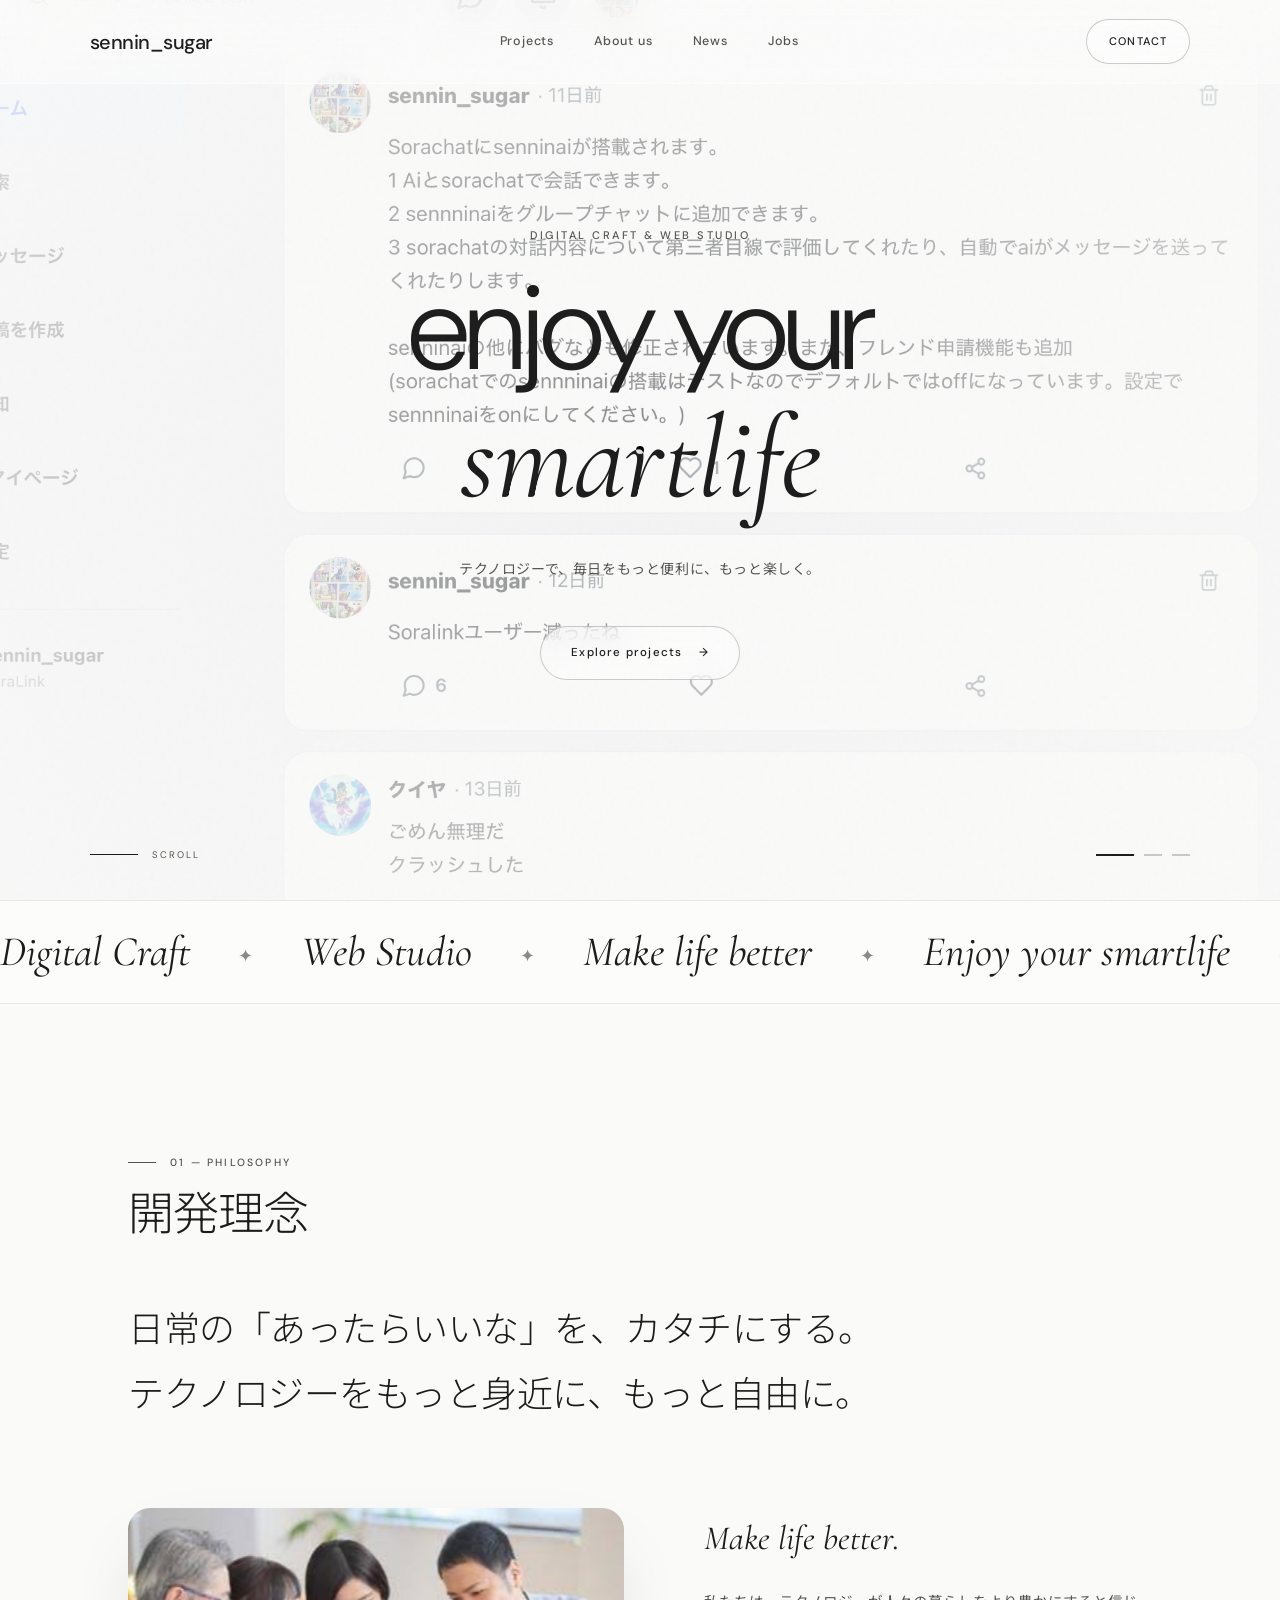
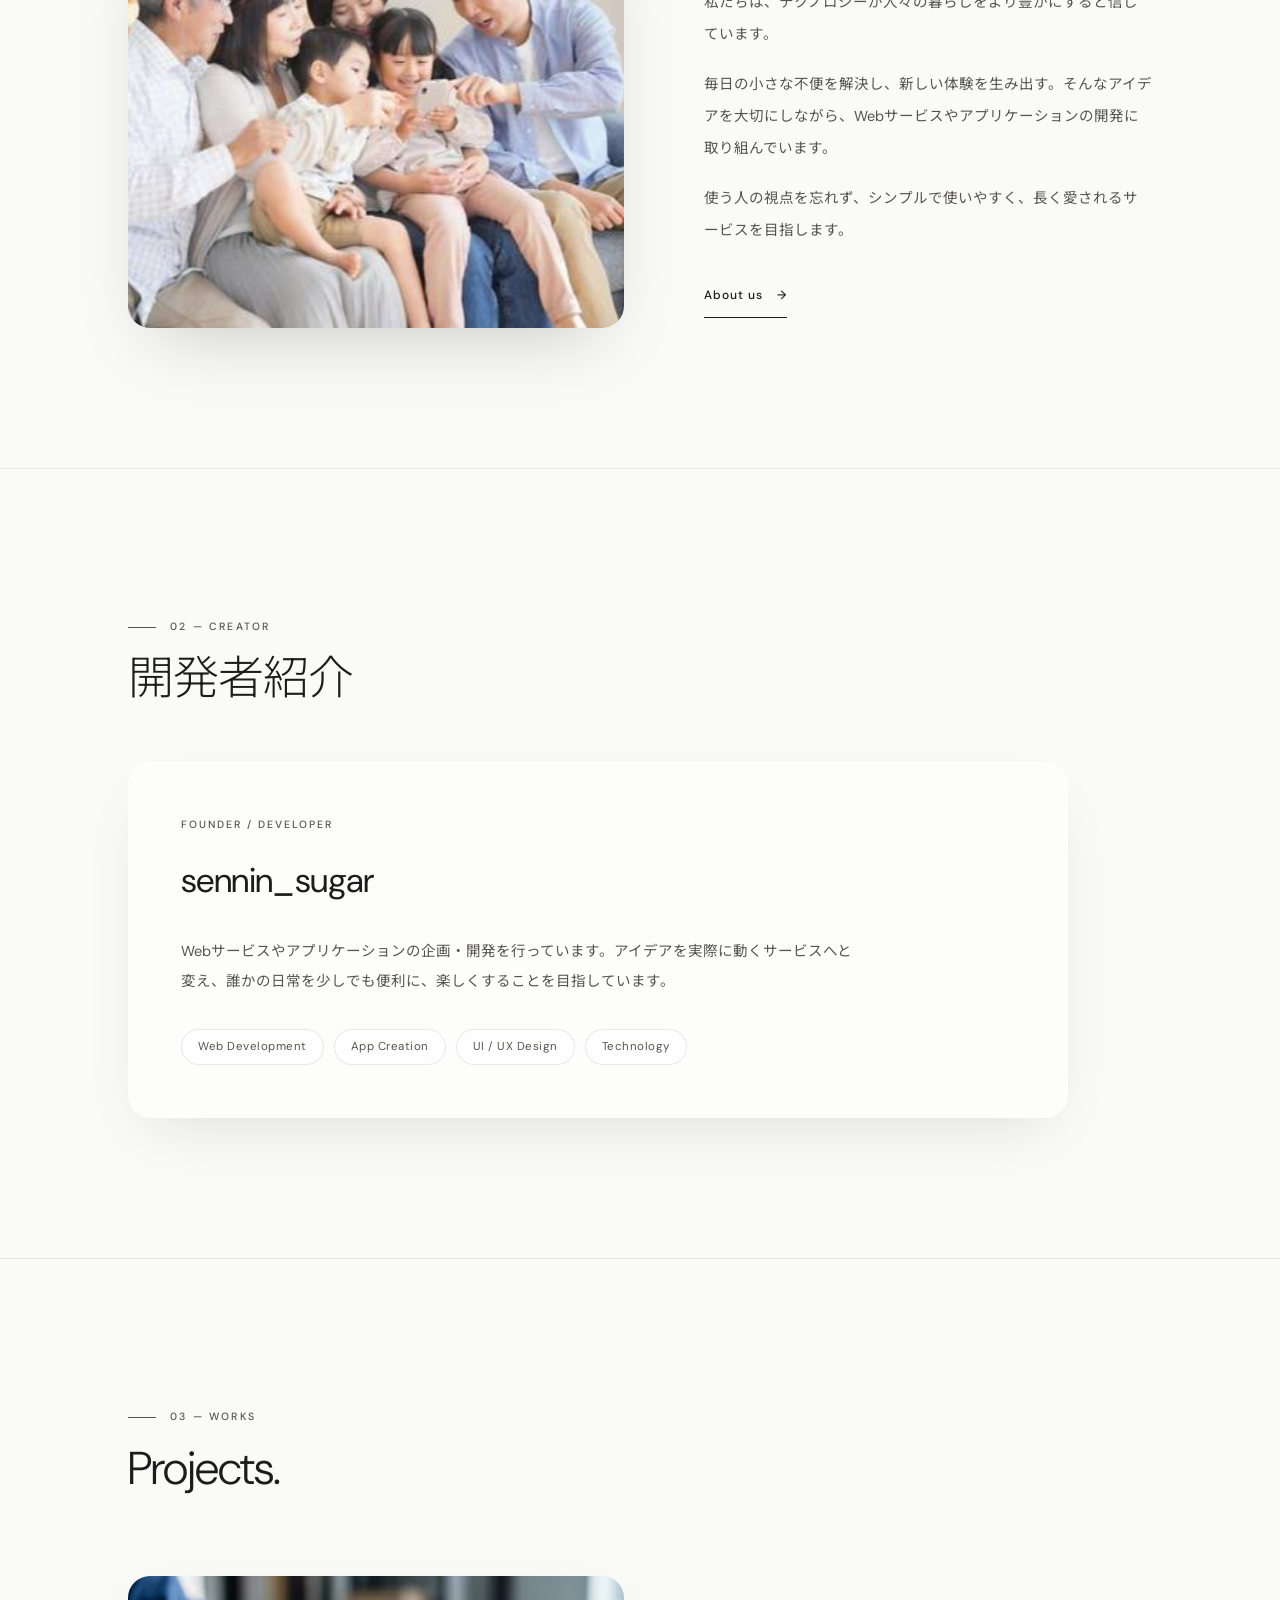
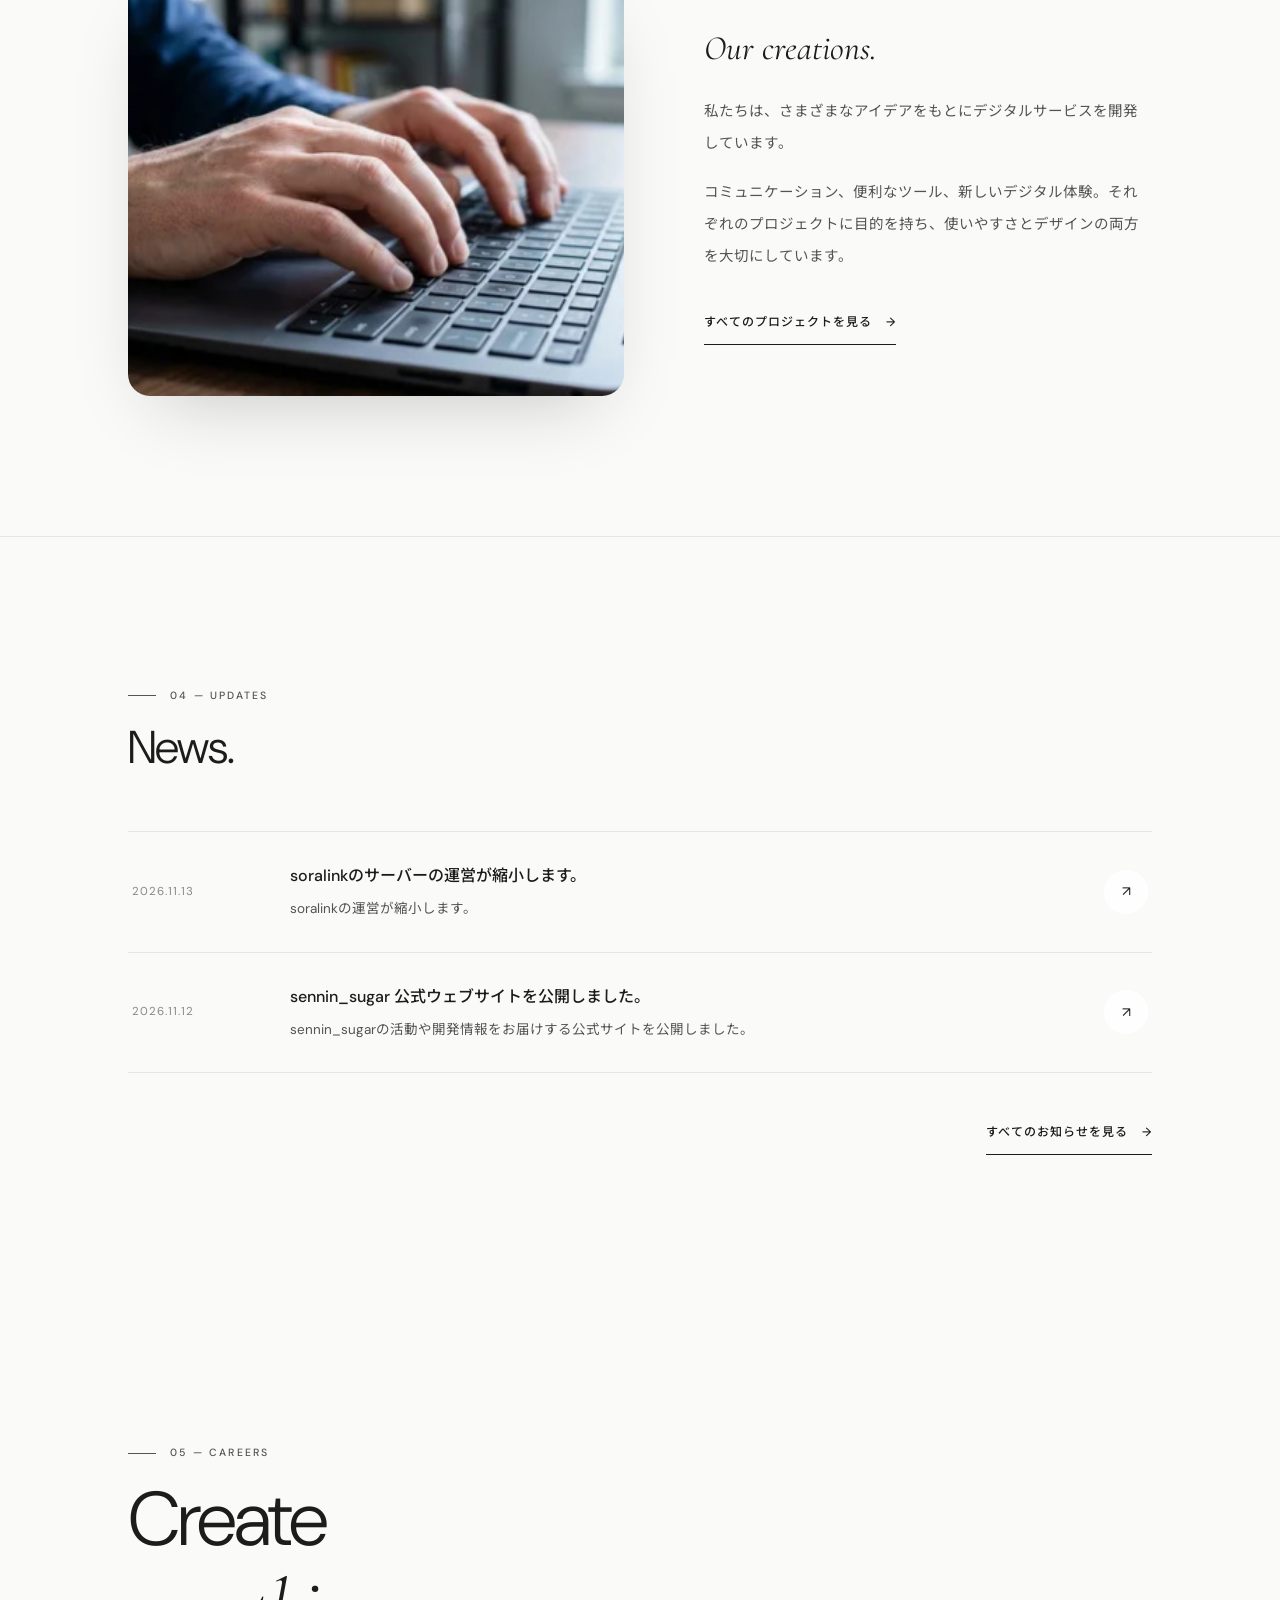
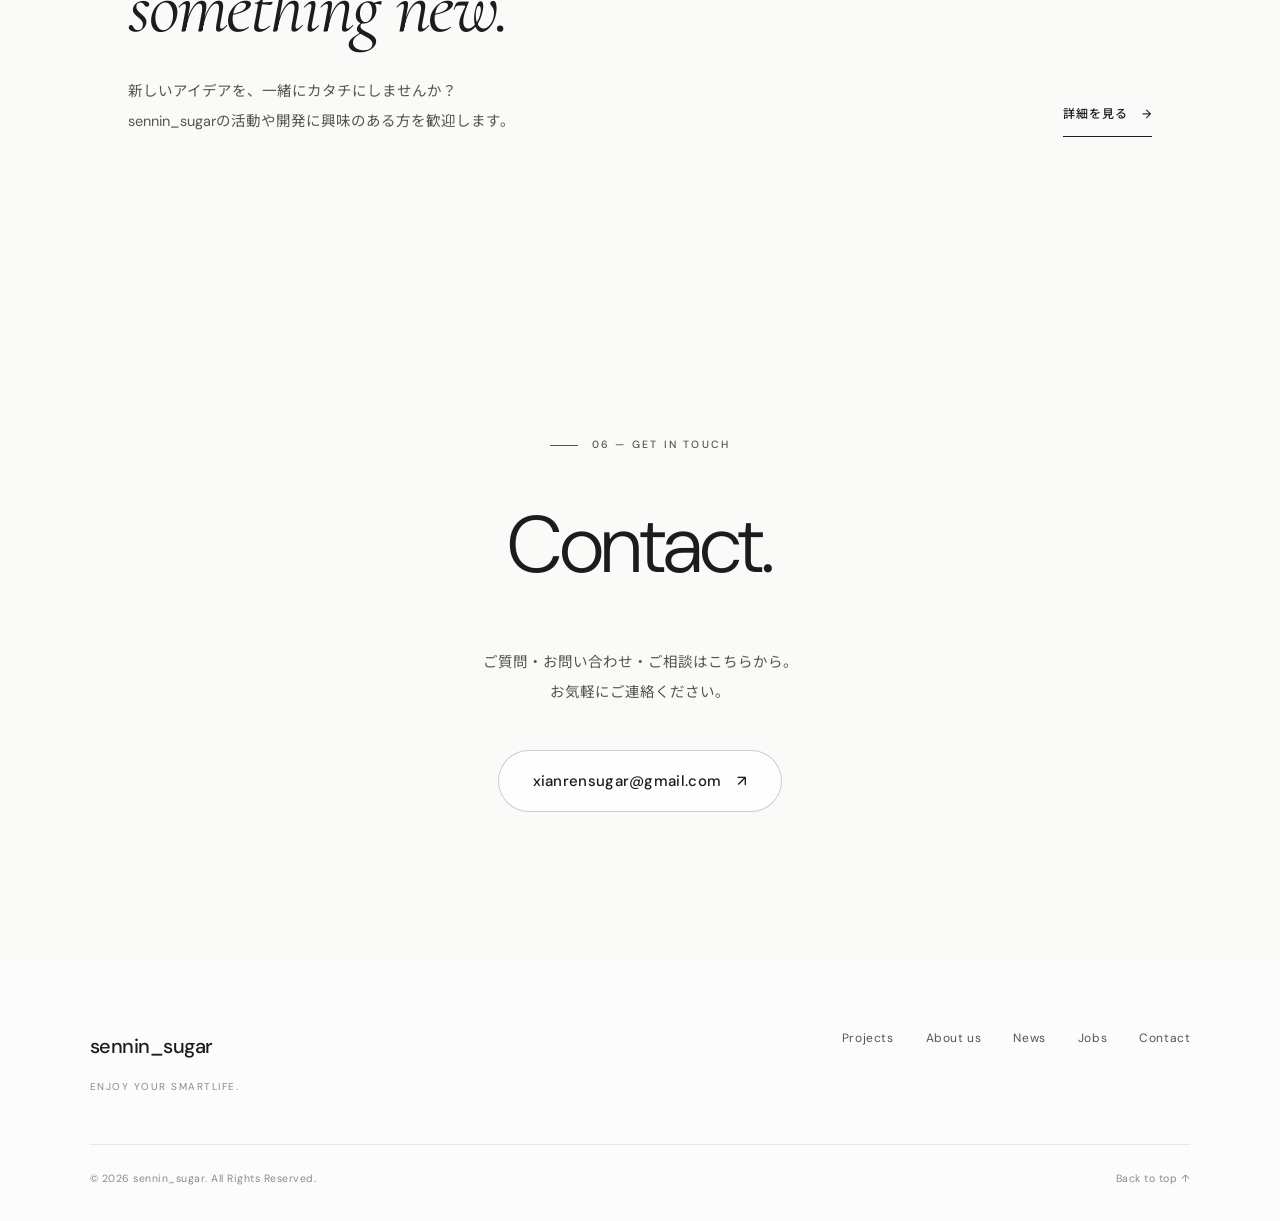
<file: index.html>
<!DOCTYPE html>
<html lang="ja"><head><meta charset="UTF-8"><meta name="viewport" content="width=device-width, initial-scale=1.0"><meta name="theme-color" content="#fafaf9"><meta name="description" content="sennin_sugar official website"><title>sennin_sugar</title>
<link rel="preconnect" href="https://fonts.googleapis.com"><link rel="preconnect" href="https://fonts.gstatic.com" crossorigin><link href="https://fonts.googleapis.com/css2?family=Cormorant+Garamond:ital,wght@0,400;1,400&family=DM+Sans:wght@300;400;500&family=Noto+Sans+JP:wght@300;400;500&display=swap" rel="stylesheet"><link rel="stylesheet" href="assets/css/style.css"></head><body id="top">

<div class="cursor-dot" id="cursorDot" aria-hidden="true"></div>
<header id="header">
 <a href="index.html" class="logo">sennin_sugar</a>
 <nav class="nav" id="nav">
  <a href="projects.html">Projects</a><a href="about.html">About us</a><a href="news.html">News</a><a href="jobs.html">Jobs</a>
 </nav>
 <div class="header-right"><a href="contact.html" class="header-contact">CONTACT</a>
  <button class="menu-btn" id="menuBtn" aria-label="メニューを開く" aria-expanded="false" aria-controls="nav"><span></span><span></span></button>
 </div>
</header>

<main>
<section class="hero" id="home"><div class="hero-bg">
 <div class="hero-slide active" style="background-image:url('assets/images/hero-1.jpg')"></div>
 <div class="hero-slide" style="background-image:url('assets/images/hero-2.jpg')"></div>
 <div class="hero-slide" style="background-image:url('assets/images/hero-3.jpg')"></div>
</div><div class="hero-content"><span class="hero-eyebrow">Digital Craft &amp; Web Studio</span><h1>enjoy your<br><em>smartlife</em></h1>
<p class="hero-description">テクノロジーで、毎日をもっと便利に、もっと楽しく。</p><a href="projects.html" class="hero-link magnetic">Explore projects <span>→</span></a></div>
<div class="hero-bottom"><div class="hero-scroll"><span class="scroll-line"></span>SCROLL</div><div class="hero-pagination"><button class="hero-dot active" aria-label="画像1"></button><button class="hero-dot" aria-label="画像2"></button><button class="hero-dot" aria-label="画像3"></button></div></div></section>

<div class="marquee" aria-hidden="true"><div class="marquee-track">
 <div class="marquee-group"><span>Digital Craft</span><span>Web Studio</span><span>Make life better</span><span>Enjoy your smartlife</span></div>
 <div class="marquee-group"><span>Digital Craft</span><span>Web Studio</span><span>Make life better</span><span>Enjoy your smartlife</span></div>
</div></div>

<section class="section about" id="about"><div class="section-header reveal"><span class="section-label">01 — Philosophy</span><h2 class="section-title">開発理念</h2></div>
<div class="about-lead reveal delay-1">日常の「あったらいいな」を、カタチにする。<br>テクノロジーをもっと身近に、もっと自由に。</div>
<div class="about-detail"><div class="about-image reveal r-left"><img src="assets/images/about.jpg" alt="Workspace" data-parallax loading="lazy"></div><div class="about-text reveal r-right delay-2"><h3>Make life better.</h3>
<p>私たちは、テクノロジーが人々の暮らしをより豊かにすると信じています。</p><p>毎日の小さな不便を解決し、新しい体験を生み出す。そんなアイデアを大切にしながら、Webサービスやアプリケーションの開発に取り組んでいます。</p><p>使う人の視点を忘れず、シンプルで使いやすく、長く愛されるサービスを目指します。</p><a href="about.html" class="text-link">About us <span>→</span></a></div></div></section>

<section class="section developer" id="developer"><div class="section-header reveal"><span class="section-label">02 — Creator</span><h2 class="section-title">開発者紹介</h2></div>
<div class="reveal r-zoom delay-1"><div class="developer-card"><p class="developer-role">FOUNDER / DEVELOPER</p><h3 class="developer-name">sennin_sugar</h3><p class="developer-info">Webサービスやアプリケーションの企画・開発を行っています。アイデアを実際に動くサービスへと変え、誰かの日常を少しでも便利に、楽しくすることを目指しています。</p><div class="developer-tags"><span>Web Development</span><span>App Creation</span><span>UI / UX Design</span><span>Technology</span></div></div></div></section>

<section class="section projects" id="projects"><div class="section-header reveal"><span class="section-label">03 — Works</span><h2 class="section-title">Projects.</h2></div>
<div class="project-feature"><div class="project-image reveal r-left"><img src="assets/images/project-feature.jpg" alt="Digital project" data-parallax loading="lazy"></div><div class="project-text reveal r-right delay-2"><h3>Our creations.</h3><p>私たちは、さまざまなアイデアをもとにデジタルサービスを開発しています。</p><p>コミュニケーション、便利なツール、新しいデジタル体験。それぞれのプロジェクトに目的を持ち、使いやすさとデザインの両方を大切にしています。</p><a href="projects.html" class="text-link">すべてのプロジェクトを見る <span>→</span></a></div></div></section>

<section class="section news" id="news"><div class="section-header reveal"><span class="section-label">04 — Updates</span><h2 class="section-title">News.</h2></div><div class="news-list reveal delay-1" id="homeNews"><div class="empty-state">Newsを読み込んでいます...</div></div><div style="text-align:right;margin-top:28px"><a href="news.html" class="text-link">すべてのお知らせを見る <span>→</span></a></div></section>

<section class="section jobs" id="jobs"><div class="jobs-inner"><div class="reveal r-left"><span class="section-label">05 — Careers</span><h2 class="jobs-title">Create<br><span>something new.</span></h2><p class="jobs-description">新しいアイデアを、一緒にカタチにしませんか？<br>sennin_sugarの活動や開発に興味のある方を歓迎します。</p></div><div class="reveal r-right delay-2"><a href="jobs.html" class="text-link">詳細を見る <span>→</span></a></div></div></section>

<section class="section contact" id="contact"><div class="reveal"><span class="section-label">06 — Get in touch</span><h2>Contact.</h2><p>ご質問・お問い合わせ・ご相談はこちらから。<br>お気軽にご連絡ください。</p><a href="mailto:xianrensugar@gmail.com" class="contact-mail magnetic">xianrensugar@gmail.com <span>↗</span></a></div></section>
</main>

<footer><div class="footer-top"><div><a href="index.html" class="footer-logo">sennin_sugar</a><p class="footer-caption">ENJOY YOUR SMARTLIFE.</p></div>
<nav class="footer-nav"><a href="projects.html">Projects</a><a href="about.html">About us</a><a href="news.html">News</a><a href="jobs.html">Jobs</a><a href="contact.html">Contact</a></nav></div>
<div class="footer-bottom"><span>© 2026 sennin_sugar. All Rights Reserved.</span><a href="#top">Back to top ↑</a></div></footer>

<script src="assets/js/common.js"></script><script src="assets/js/home.js"></script></body></html>
</file>
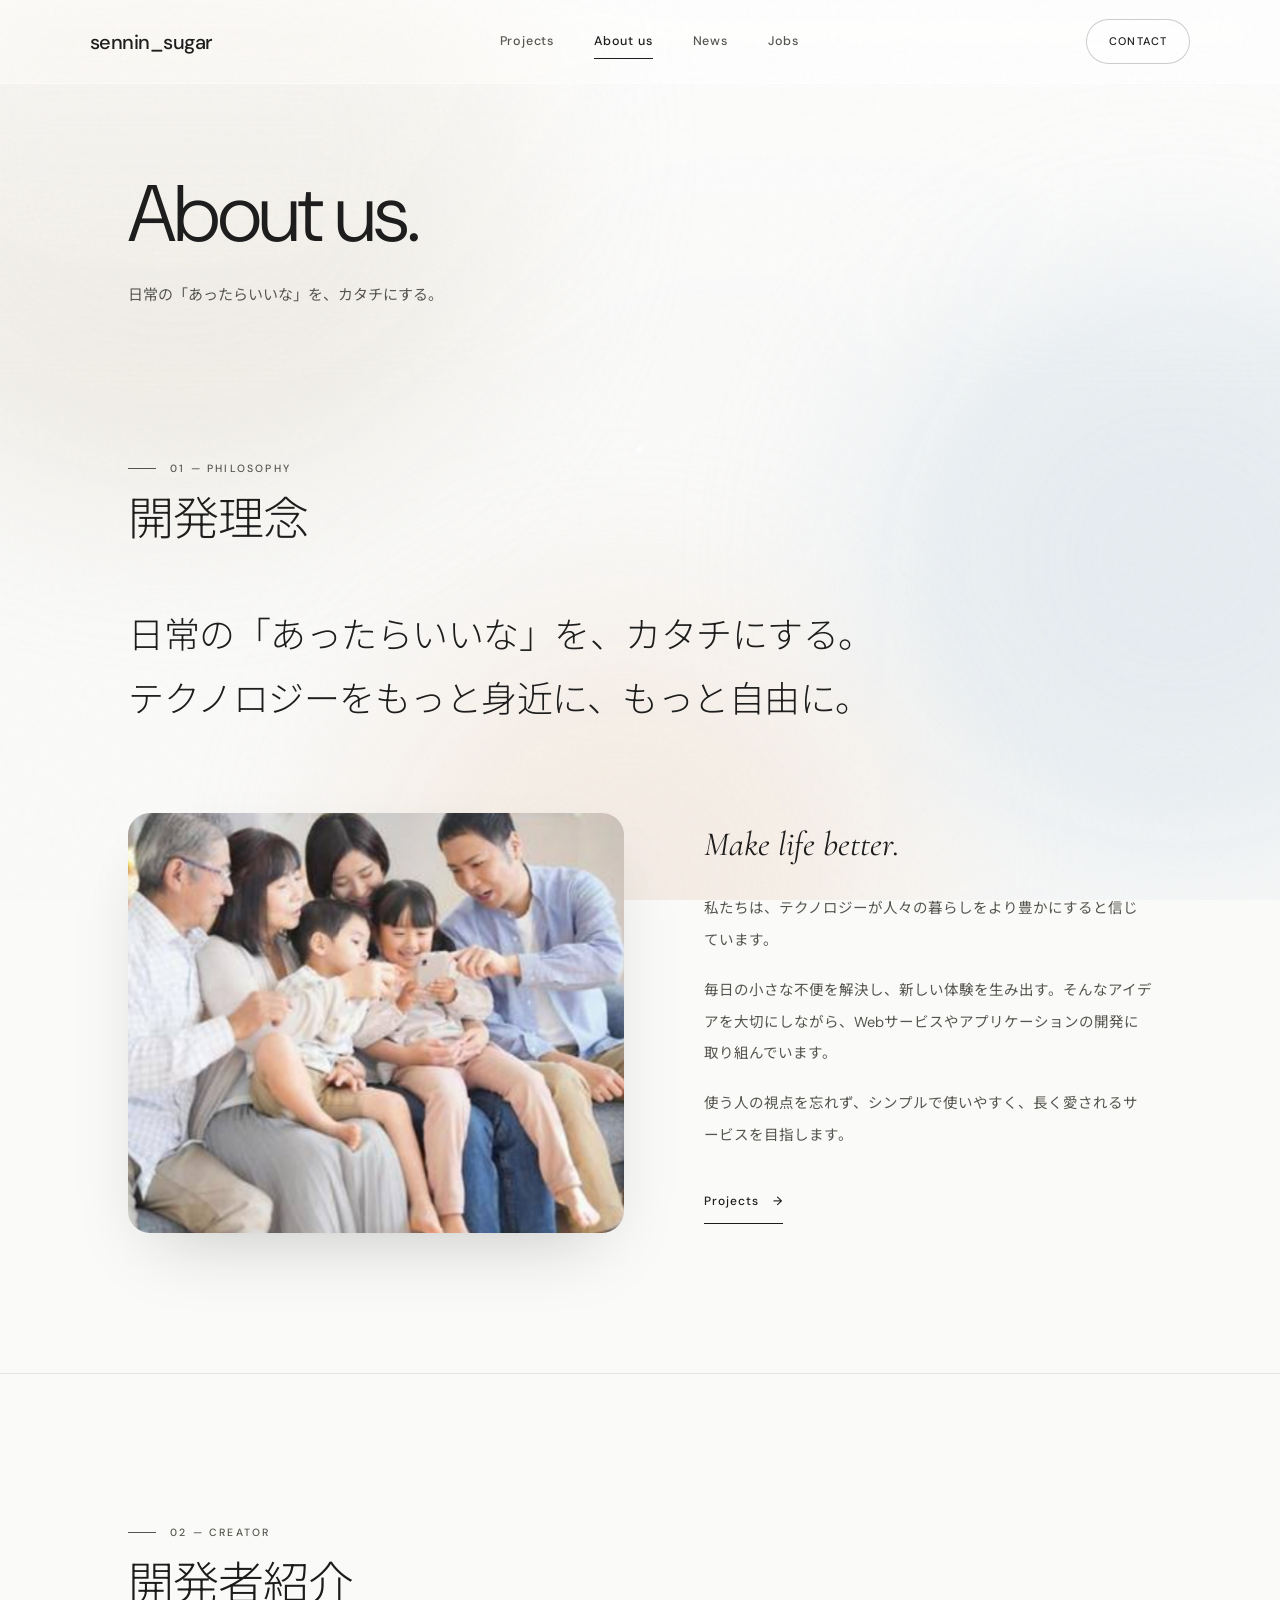
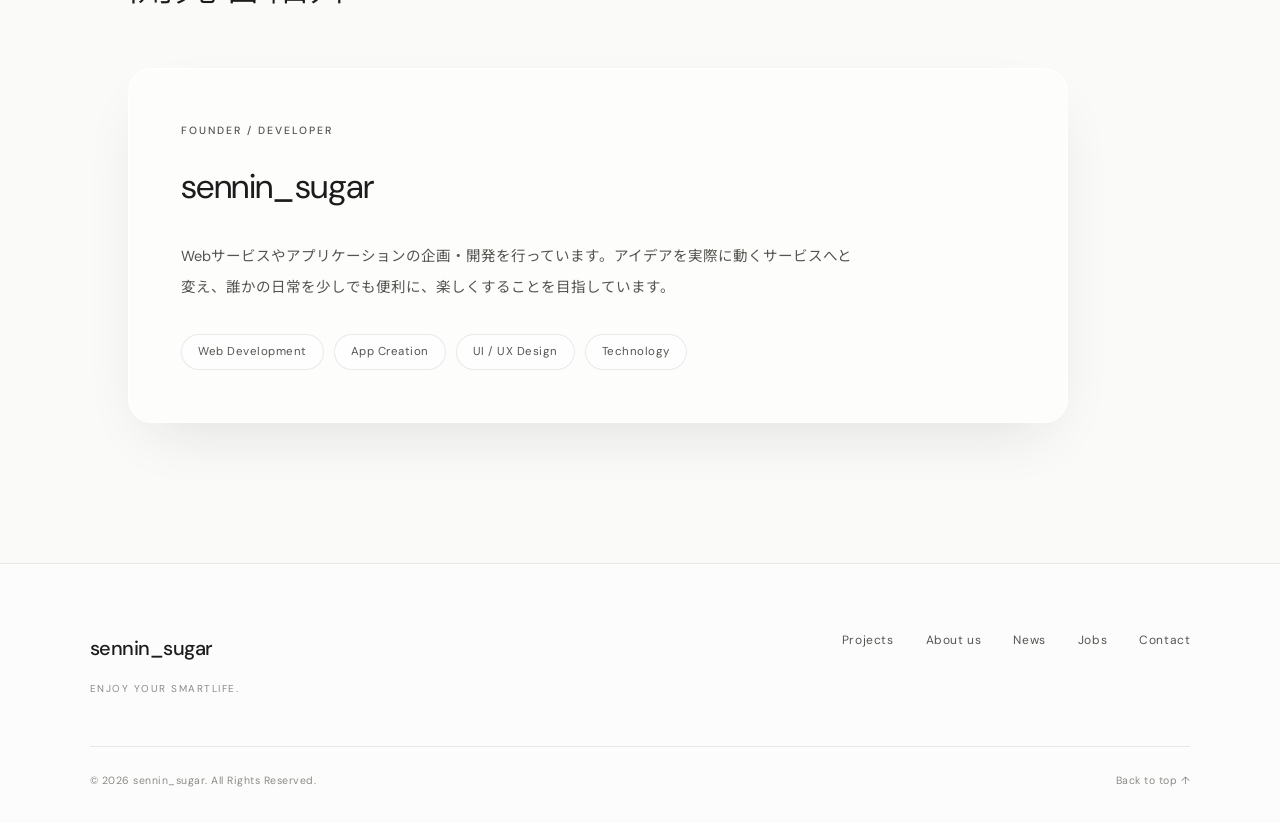
<file: about.html>
<!DOCTYPE html>
<html lang="ja"><head><meta charset="UTF-8"><meta name="viewport" content="width=device-width, initial-scale=1.0"><meta name="theme-color" content="#fafaf9"><meta name="description" content="sennin_sugar official website"><title>About us | sennin_sugar</title>
<link rel="preconnect" href="https://fonts.googleapis.com"><link rel="preconnect" href="https://fonts.gstatic.com" crossorigin><link href="https://fonts.googleapis.com/css2?family=Cormorant+Garamond:ital,wght@0,400;1,400&family=DM+Sans:wght@300;400;500&family=Noto+Sans+JP:wght@300;400;500&display=swap" rel="stylesheet"><link rel="stylesheet" href="assets/css/style.css"></head><body id="top">

<div class="cursor-dot" id="cursorDot" aria-hidden="true"></div>
<header id="header">
 <a href="index.html" class="logo">sennin_sugar</a>
 <nav class="nav" id="nav">
  <a href="projects.html">Projects</a><a href="about.html">About us</a><a href="news.html">News</a><a href="jobs.html">Jobs</a>
 </nav>
 <div class="header-right"><a href="contact.html" class="header-contact">CONTACT</a>
  <button class="menu-btn" id="menuBtn" aria-label="メニューを開く" aria-expanded="false" aria-controls="nav"><span></span><span></span></button>
 </div>
</header>

<main>
<section class="page-hero"><h1>About us.</h1><p>日常の「あったらいいな」を、カタチにする。</p></section>

<section class="section about" id="about" style="padding-top:60px"><div class="section-header reveal"><span class="section-label">01 — Philosophy</span><h2 class="section-title">開発理念</h2></div>
<div class="about-lead reveal delay-1">日常の「あったらいいな」を、カタチにする。<br>テクノロジーをもっと身近に、もっと自由に。</div>
<div class="about-detail"><div class="about-image reveal r-left"><img src="assets/images/about.jpg" alt="Workspace" data-parallax loading="lazy"></div><div class="about-text reveal r-right delay-2"><h3>Make life better.</h3>
<p>私たちは、テクノロジーが人々の暮らしをより豊かにすると信じています。</p><p>毎日の小さな不便を解決し、新しい体験を生み出す。そんなアイデアを大切にしながら、Webサービスやアプリケーションの開発に取り組んでいます。</p><p>使う人の視点を忘れず、シンプルで使いやすく、長く愛されるサービスを目指します。</p><a href="index.html#projects" class="text-link">Projects <span>→</span></a></div></div></section>

<section class="section developer" id="developer"><div class="section-header reveal"><span class="section-label">02 — Creator</span><h2 class="section-title">開発者紹介</h2></div>
<div class="reveal r-zoom delay-1"><div class="developer-card"><p class="developer-role">FOUNDER / DEVELOPER</p><h3 class="developer-name">sennin_sugar</h3><p class="developer-info">Webサービスやアプリケーションの企画・開発を行っています。アイデアを実際に動くサービスへと変え、誰かの日常を少しでも便利に、楽しくすることを目指しています。</p><div class="developer-tags"><span>Web Development</span><span>App Creation</span><span>UI / UX Design</span><span>Technology</span></div></div></div></section>
</main>

<footer><div class="footer-top"><div><a href="index.html" class="footer-logo">sennin_sugar</a><p class="footer-caption">ENJOY YOUR SMARTLIFE.</p></div>
<nav class="footer-nav"><a href="projects.html">Projects</a><a href="about.html">About us</a><a href="news.html">News</a><a href="jobs.html">Jobs</a><a href="contact.html">Contact</a></nav></div>
<div class="footer-bottom"><span>© 2026 sennin_sugar. All Rights Reserved.</span><a href="#top">Back to top ↑</a></div></footer>

<script src="assets/js/common.js"></script></body></html>
</file>
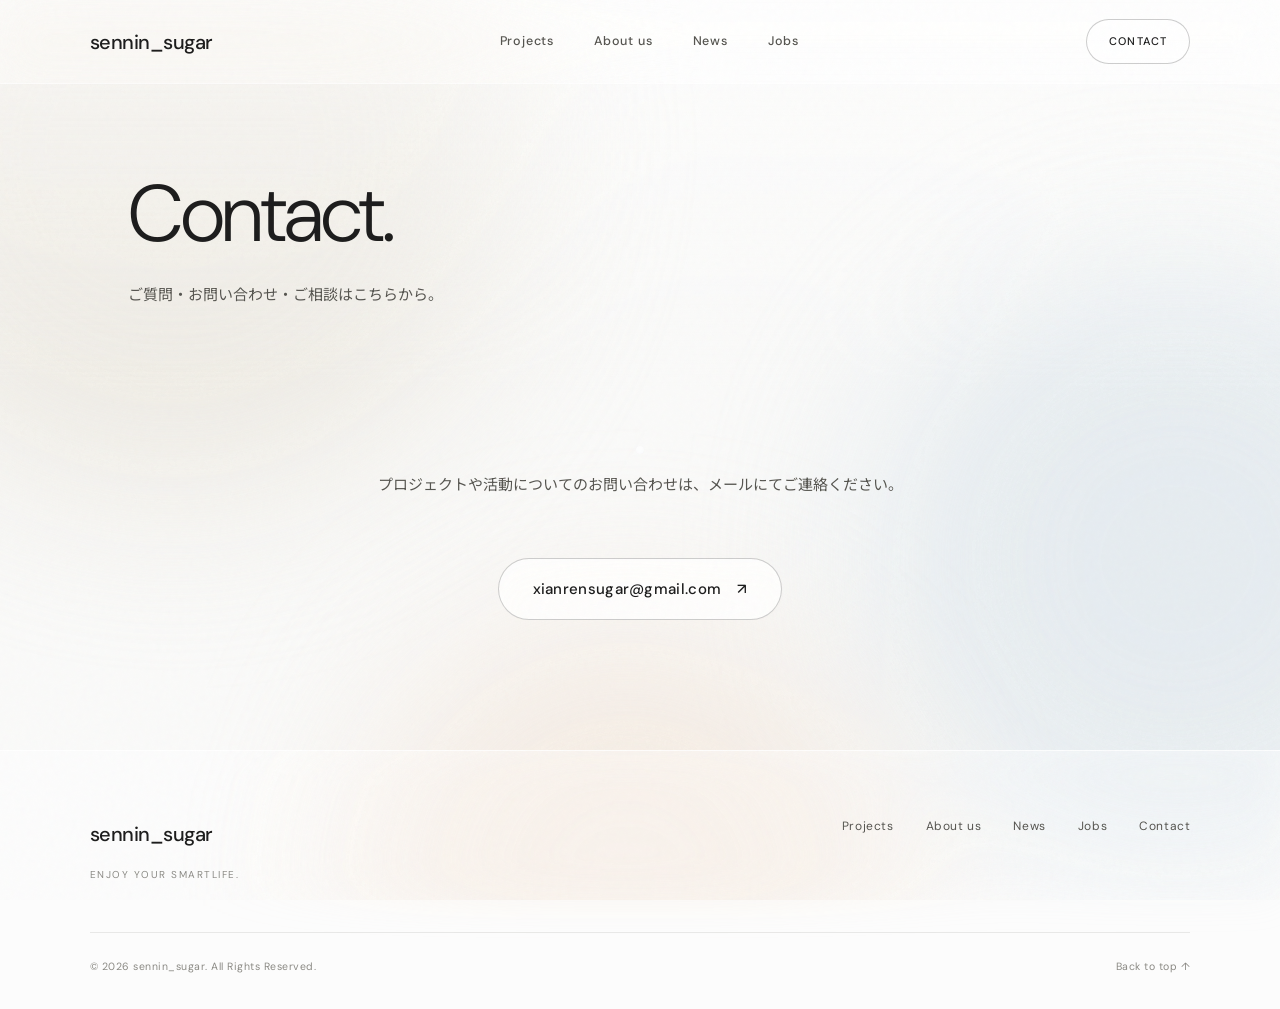
<file: contact.html>
<!DOCTYPE html>
<html lang="ja"><head><meta charset="UTF-8"><meta name="viewport" content="width=device-width, initial-scale=1.0"><meta name="theme-color" content="#fafaf9"><meta name="description" content="sennin_sugar official website"><title>Contact | sennin_sugar</title>
<link rel="preconnect" href="https://fonts.googleapis.com"><link rel="preconnect" href="https://fonts.gstatic.com" crossorigin><link href="https://fonts.googleapis.com/css2?family=Cormorant+Garamond:ital,wght@0,400;1,400&family=DM+Sans:wght@300;400;500&family=Noto+Sans+JP:wght@300;400;500&display=swap" rel="stylesheet"><link rel="stylesheet" href="assets/css/style.css"></head><body id="top">

<div class="cursor-dot" id="cursorDot" aria-hidden="true"></div>
<header id="header">
 <a href="index.html" class="logo">sennin_sugar</a>
 <nav class="nav" id="nav">
  <a href="projects.html">Projects</a><a href="about.html">About us</a><a href="news.html">News</a><a href="jobs.html">Jobs</a>
 </nav>
 <div class="header-right"><a href="contact.html" class="header-contact">CONTACT</a>
  <button class="menu-btn" id="menuBtn" aria-label="メニューを開く" aria-expanded="false" aria-controls="nav"><span></span><span></span></button>
 </div>
</header>

<main><section class="page-hero"><h1>Contact.</h1><p>ご質問・お問い合わせ・ご相談はこちらから。</p></section>
<section class="page-content" style="text-align:center"><div class="detail-layout"><p class="page-intro" style="margin-left:auto;margin-right:auto">プロジェクトや活動についてのお問い合わせは、メールにてご連絡ください。</p><a href="mailto:xianrensugar@gmail.com" class="contact-mail">xianrensugar@gmail.com <span>↗</span></a></div></section></main>

<footer><div class="footer-top"><div><a href="index.html" class="footer-logo">sennin_sugar</a><p class="footer-caption">ENJOY YOUR SMARTLIFE.</p></div>
<nav class="footer-nav"><a href="projects.html">Projects</a><a href="about.html">About us</a><a href="news.html">News</a><a href="jobs.html">Jobs</a><a href="contact.html">Contact</a></nav></div>
<div class="footer-bottom"><span>© 2026 sennin_sugar. All Rights Reserved.</span><a href="#top">Back to top ↑</a></div></footer>
<script src="assets/js/common.js"></script></body></html>
</file>
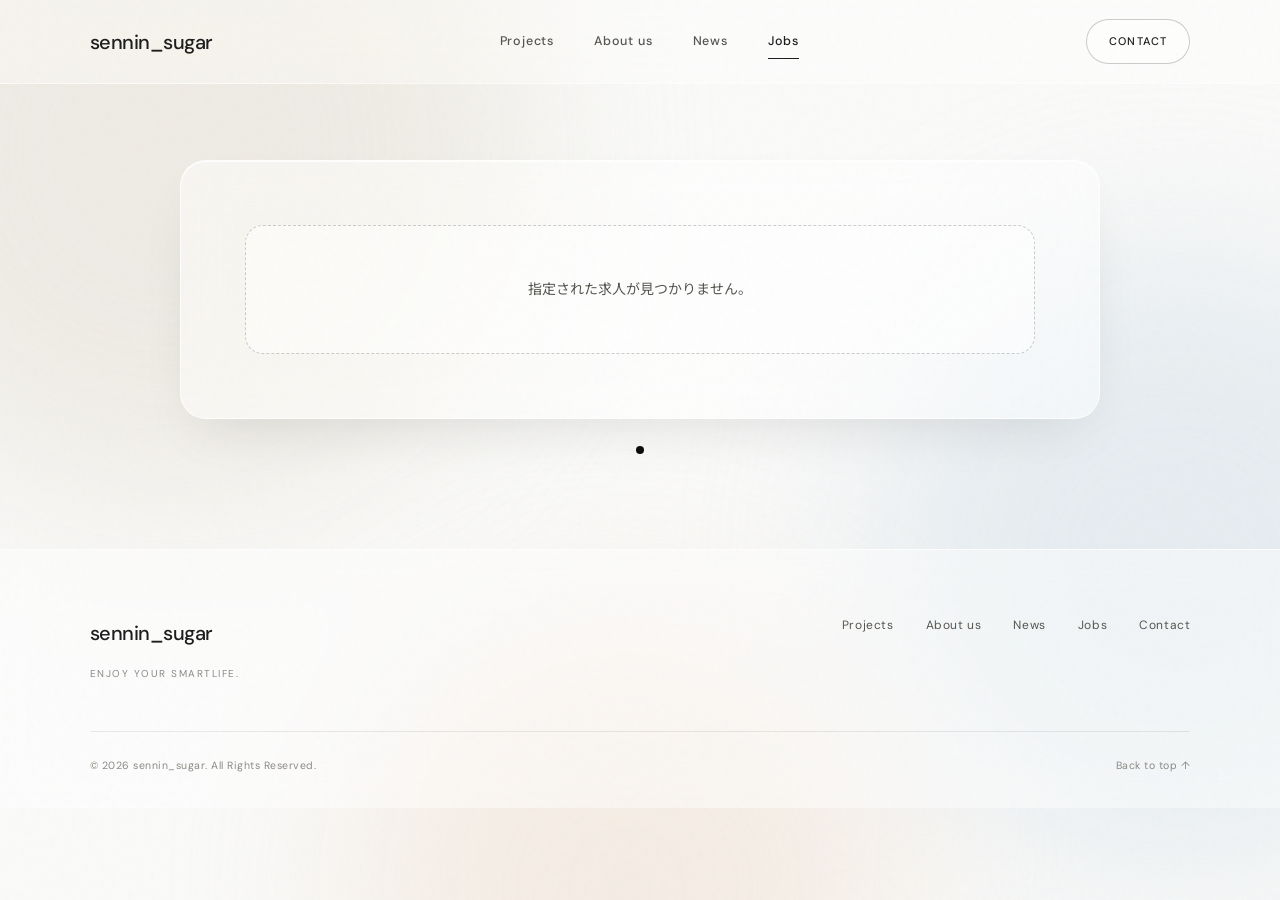
<file: job-detail.html>
<!DOCTYPE html>
<html lang="ja"><head><meta charset="UTF-8"><meta name="viewport" content="width=device-width, initial-scale=1.0"><meta name="theme-color" content="#fafaf9"><meta name="description" content="sennin_sugar official website"><title>Job detail | sennin_sugar</title>
<link rel="preconnect" href="https://fonts.googleapis.com"><link rel="preconnect" href="https://fonts.gstatic.com" crossorigin><link href="https://fonts.googleapis.com/css2?family=Cormorant+Garamond:ital,wght@0,400;1,400&family=DM+Sans:wght@300;400;500&family=Noto+Sans+JP:wght@300;400;500&display=swap" rel="stylesheet"><link rel="stylesheet" href="assets/css/style.css"></head><body id="top">

<div class="cursor-dot" id="cursorDot" aria-hidden="true"></div>
<header id="header">
 <a href="index.html" class="logo">sennin_sugar</a>
 <nav class="nav" id="nav">
  <a href="projects.html">Projects</a><a href="about.html">About us</a><a href="news.html">News</a><a href="jobs.html">Jobs</a>
 </nav>
 <div class="header-right"><a href="contact.html" class="header-contact">CONTACT</a>
  <button class="menu-btn" id="menuBtn" aria-label="メニューを開く" aria-expanded="false" aria-controls="nav"><span></span><span></span></button>
 </div>
</header>

<main><section class="page-content detail-page"><article class="detail-layout detail-panel" id="jobDetail"><div class="empty-state">読み込んでいます...</div></article></section></main>

<footer><div class="footer-top"><div><a href="index.html" class="footer-logo">sennin_sugar</a><p class="footer-caption">ENJOY YOUR SMARTLIFE.</p></div>
<nav class="footer-nav"><a href="projects.html">Projects</a><a href="about.html">About us</a><a href="news.html">News</a><a href="jobs.html">Jobs</a><a href="contact.html">Contact</a></nav></div>
<div class="footer-bottom"><span>© 2026 sennin_sugar. All Rights Reserved.</span><a href="#top">Back to top ↑</a></div></footer>

<script src="assets/js/common.js"></script><script src="assets/js/job-detail.js"></script></body></html>
</file>
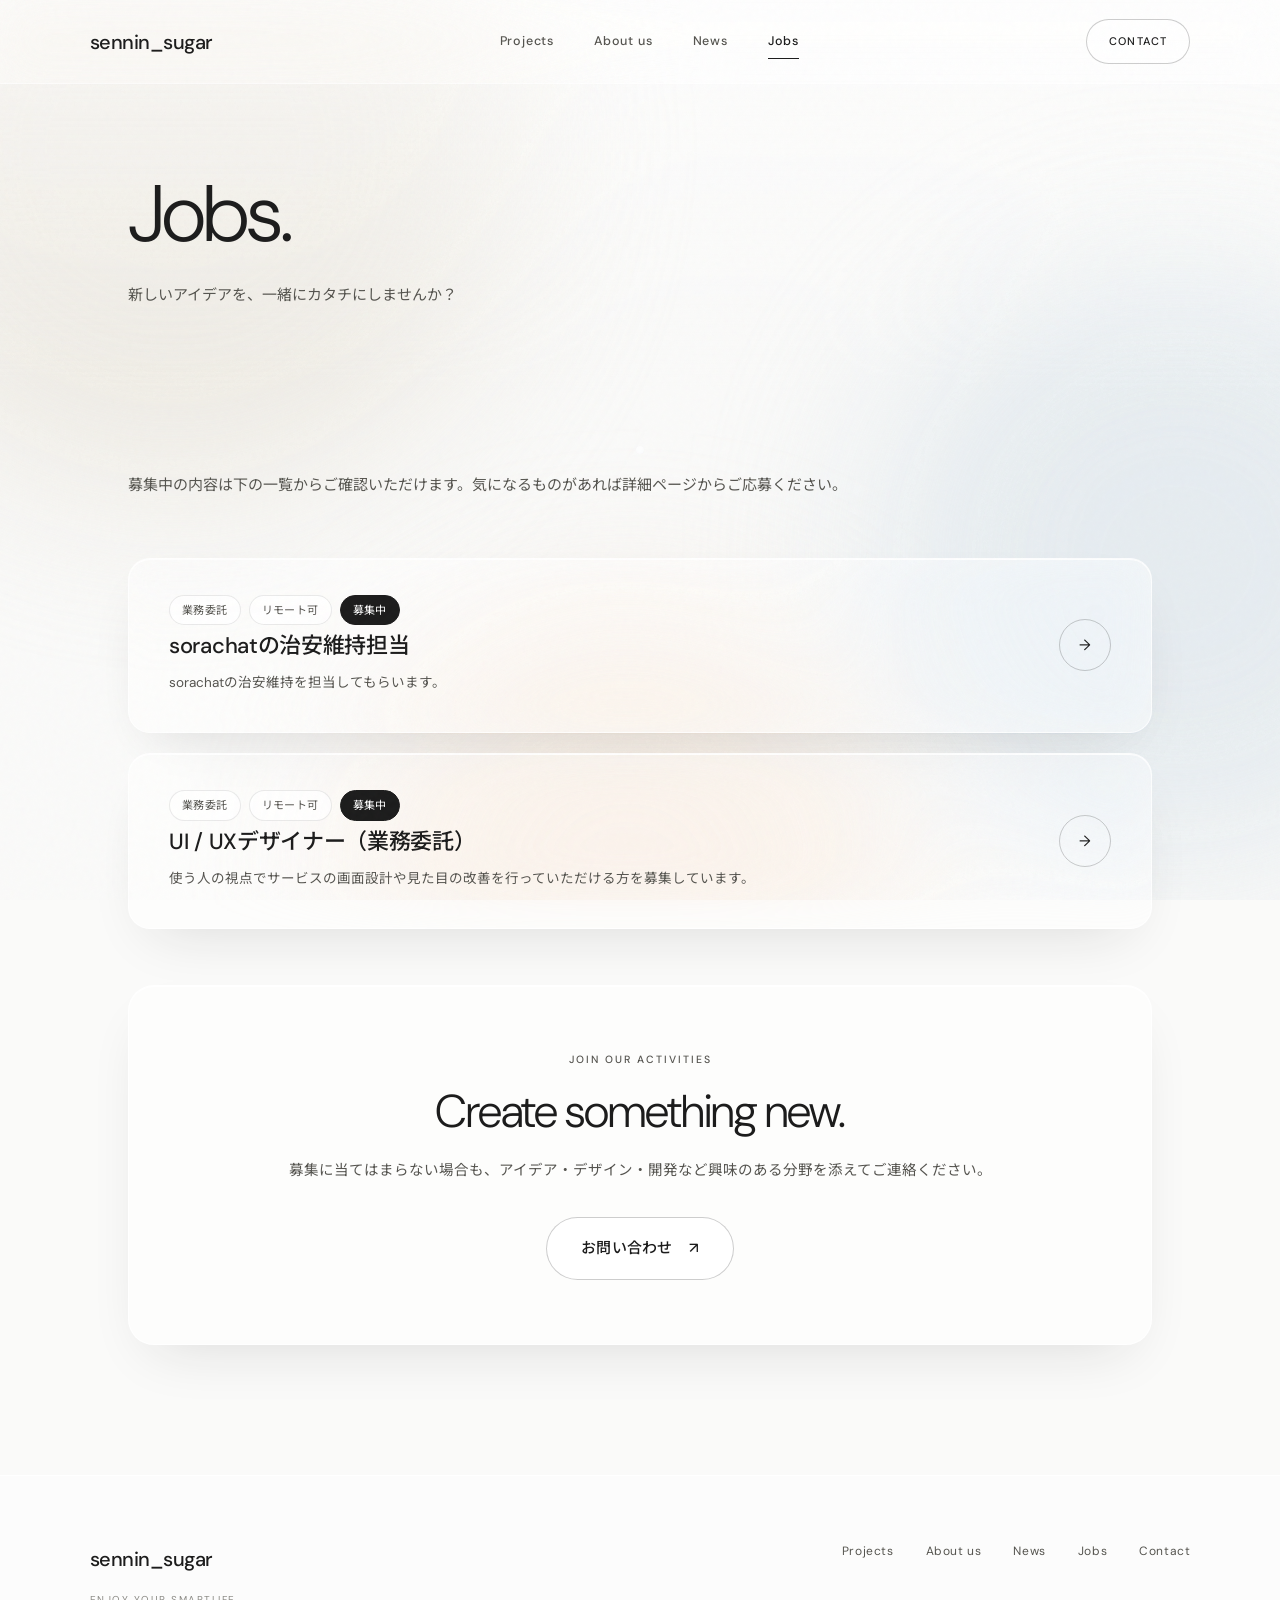
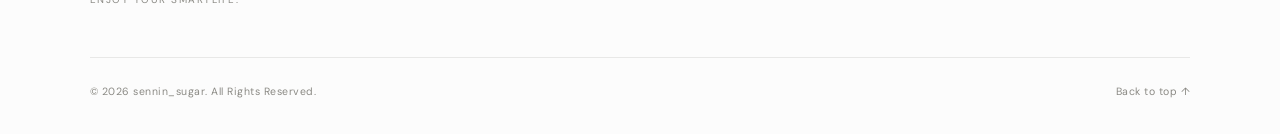
<file: jobs.html>
<!DOCTYPE html>
<html lang="ja"><head><meta charset="UTF-8"><meta name="viewport" content="width=device-width, initial-scale=1.0"><meta name="theme-color" content="#fafaf9"><meta name="description" content="sennin_sugar official website"><title>Jobs | sennin_sugar</title>
<link rel="preconnect" href="https://fonts.googleapis.com"><link rel="preconnect" href="https://fonts.gstatic.com" crossorigin><link href="https://fonts.googleapis.com/css2?family=Cormorant+Garamond:ital,wght@0,400;1,400&family=DM+Sans:wght@300;400;500&family=Noto+Sans+JP:wght@300;400;500&display=swap" rel="stylesheet"><link rel="stylesheet" href="assets/css/style.css"></head><body id="top">

<div class="cursor-dot" id="cursorDot" aria-hidden="true"></div>
<header id="header">
 <a href="index.html" class="logo">sennin_sugar</a>
 <nav class="nav" id="nav">
  <a href="projects.html">Projects</a><a href="about.html">About us</a><a href="news.html">News</a><a href="jobs.html">Jobs</a>
 </nav>
 <div class="header-right"><a href="contact.html" class="header-contact">CONTACT</a>
  <button class="menu-btn" id="menuBtn" aria-label="メニューを開く" aria-expanded="false" aria-controls="nav"><span></span><span></span></button>
 </div>
</header>

<main>
<section class="page-hero"><h1>Jobs.</h1><p>新しいアイデアを、一緒にカタチにしませんか？</p></section>
<section class="page-content"><p class="page-intro">募集中の内容は下の一覧からご確認いただけます。気になるものがあれば詳細ページからご応募ください。</p>
<div class="job-list" id="jobList"><div class="empty-state">求人を読み込んでいます...</div></div>

<div class="detail-panel" style="margin-top:56px;text-align:center"><p class="developer-role">JOIN OUR ACTIVITIES</p><h2 class="section-title" style="margin-bottom:16px">Create something new.</h2><p style="color:var(--ink-muted);font-size:14.5px;line-height:2.1">募集に当てはまらない場合も、アイデア・デザイン・開発など興味のある分野を添えてご連絡ください。</p><div class="apply-box" style="margin-top:32px"><a class="contact-mail magnetic" href="mailto:xianrensugar@gmail.com?subject=Jobs%20Inquiry">お問い合わせ <span>↗</span></a></div></div>
</section></main>

<footer><div class="footer-top"><div><a href="index.html" class="footer-logo">sennin_sugar</a><p class="footer-caption">ENJOY YOUR SMARTLIFE.</p></div>
<nav class="footer-nav"><a href="projects.html">Projects</a><a href="about.html">About us</a><a href="news.html">News</a><a href="jobs.html">Jobs</a><a href="contact.html">Contact</a></nav></div>
<div class="footer-bottom"><span>© 2026 sennin_sugar. All Rights Reserved.</span><a href="#top">Back to top ↑</a></div></footer>

<script src="assets/js/common.js"></script><script src="assets/js/jobs.js"></script></body></html>
</file>
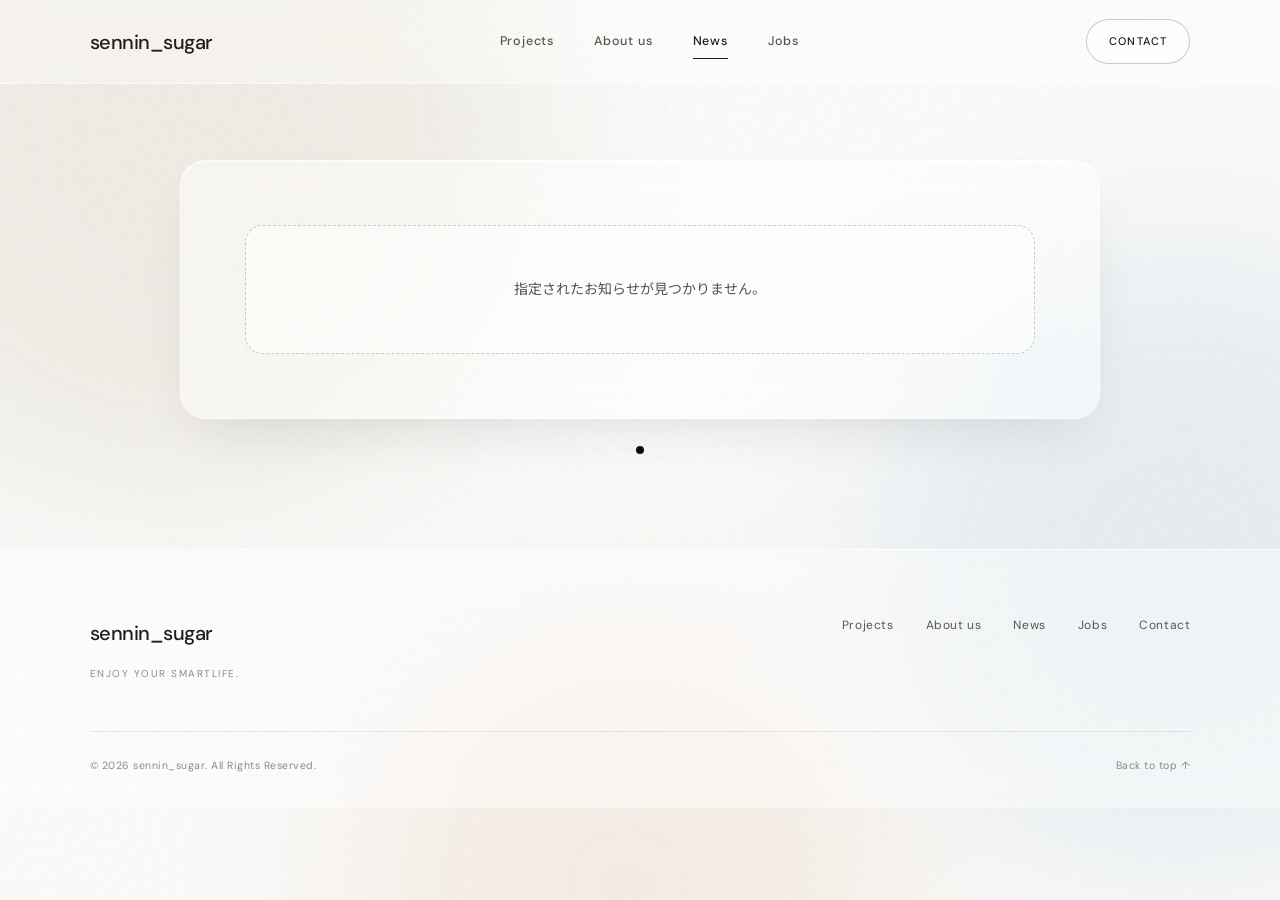
<file: news-detail.html>
<!DOCTYPE html>
<html lang="ja"><head><meta charset="UTF-8"><meta name="viewport" content="width=device-width, initial-scale=1.0"><meta name="theme-color" content="#fafaf9"><meta name="description" content="sennin_sugar official website"><title>News detail | sennin_sugar</title>
<link rel="preconnect" href="https://fonts.googleapis.com"><link rel="preconnect" href="https://fonts.gstatic.com" crossorigin><link href="https://fonts.googleapis.com/css2?family=Cormorant+Garamond:ital,wght@0,400;1,400&family=DM+Sans:wght@300;400;500&family=Noto+Sans+JP:wght@300;400;500&display=swap" rel="stylesheet"><link rel="stylesheet" href="assets/css/style.css"></head><body id="top">

<div class="cursor-dot" id="cursorDot" aria-hidden="true"></div>
<header id="header">
 <a href="index.html" class="logo">sennin_sugar</a>
 <nav class="nav" id="nav">
  <a href="projects.html">Projects</a><a href="about.html">About us</a><a href="news.html">News</a><a href="jobs.html">Jobs</a>
 </nav>
 <div class="header-right"><a href="contact.html" class="header-contact">CONTACT</a>
  <button class="menu-btn" id="menuBtn" aria-label="メニューを開く" aria-expanded="false" aria-controls="nav"><span></span><span></span></button>
 </div>
</header>

<main><section class="page-content detail-page"><article class="detail-layout detail-panel" id="newsDetail"><div class="empty-state">読み込んでいます...</div></article></section></main>

<footer><div class="footer-top"><div><a href="index.html" class="footer-logo">sennin_sugar</a><p class="footer-caption">ENJOY YOUR SMARTLIFE.</p></div>
<nav class="footer-nav"><a href="projects.html">Projects</a><a href="about.html">About us</a><a href="news.html">News</a><a href="jobs.html">Jobs</a><a href="contact.html">Contact</a></nav></div>
<div class="footer-bottom"><span>© 2026 sennin_sugar. All Rights Reserved.</span><a href="#top">Back to top ↑</a></div></footer>

<script src="assets/js/common.js"></script><script src="assets/js/news-detail.js"></script></body></html>
</file>
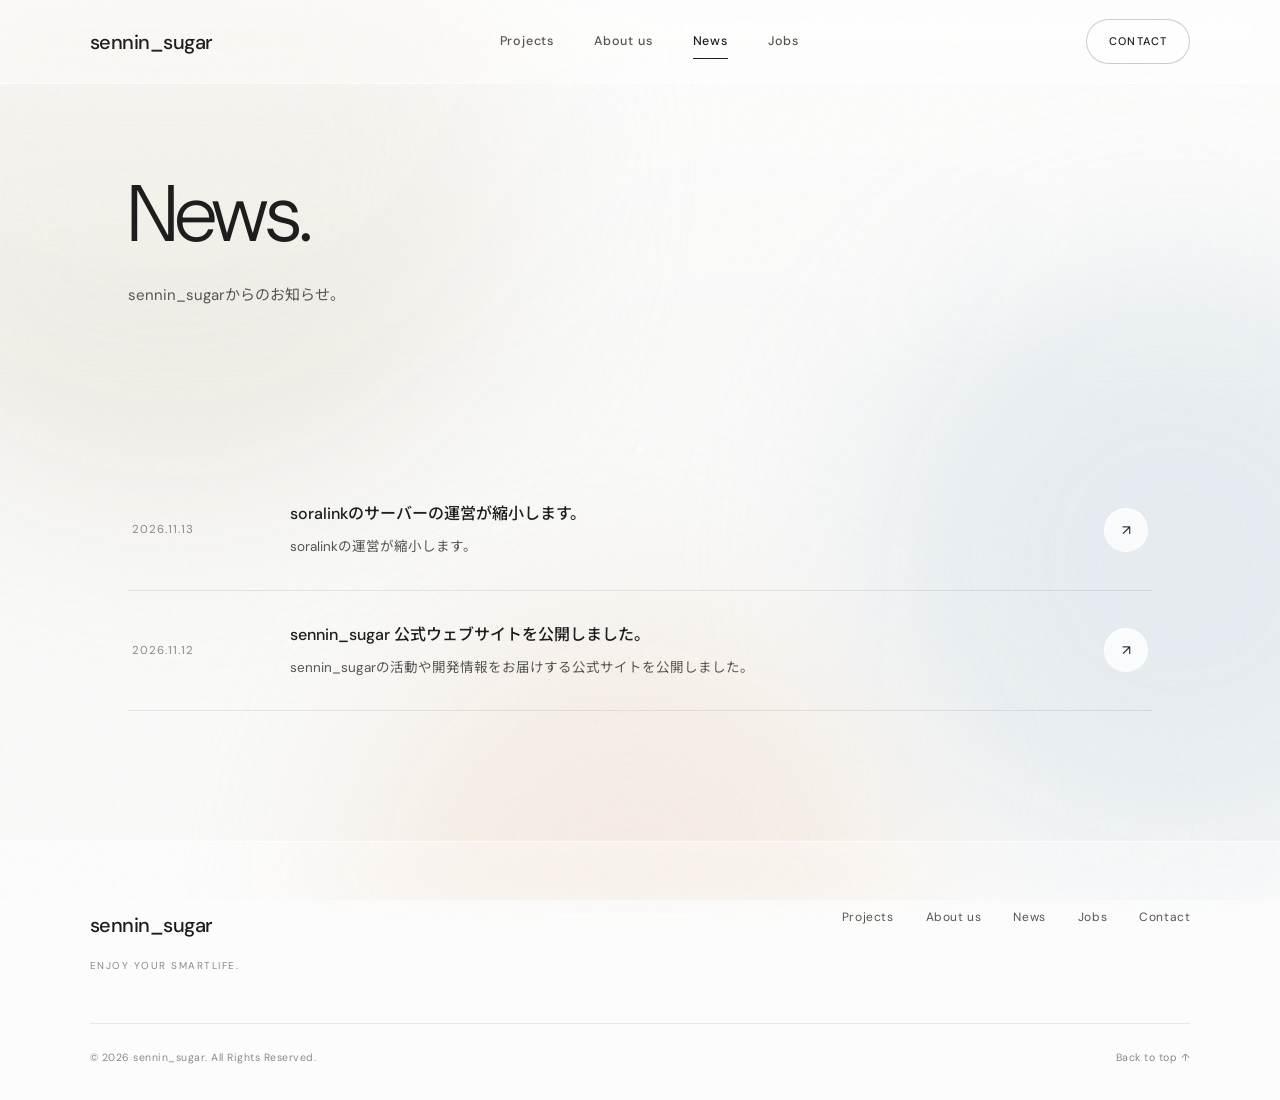
<file: news.html>
<!DOCTYPE html>
<html lang="ja"><head><meta charset="UTF-8"><meta name="viewport" content="width=device-width, initial-scale=1.0"><meta name="theme-color" content="#fafaf9"><meta name="description" content="sennin_sugar official website"><title>News | sennin_sugar</title>
<link rel="preconnect" href="https://fonts.googleapis.com"><link rel="preconnect" href="https://fonts.gstatic.com" crossorigin><link href="https://fonts.googleapis.com/css2?family=Cormorant+Garamond:ital,wght@0,400;1,400&family=DM+Sans:wght@300;400;500&family=Noto+Sans+JP:wght@300;400;500&display=swap" rel="stylesheet"><link rel="stylesheet" href="assets/css/style.css"></head><body id="top">

<div class="cursor-dot" id="cursorDot" aria-hidden="true"></div>
<header id="header">
 <a href="index.html" class="logo">sennin_sugar</a>
 <nav class="nav" id="nav">
  <a href="projects.html">Projects</a><a href="about.html">About us</a><a href="news.html">News</a><a href="jobs.html">Jobs</a>
 </nav>
 <div class="header-right"><a href="contact.html" class="header-contact">CONTACT</a>
  <button class="menu-btn" id="menuBtn" aria-label="メニューを開く" aria-expanded="false" aria-controls="nav"><span></span><span></span></button>
 </div>
</header>

<main><section class="page-hero"><h1>News.</h1><p>sennin_sugarからのお知らせ。</p></section><section class="page-content"><div class="news-detail-list" id="newsList"><div class="empty-state">Newsを読み込んでいます...</div></div></section></main>

<footer><div class="footer-top"><div><a href="index.html" class="footer-logo">sennin_sugar</a><p class="footer-caption">ENJOY YOUR SMARTLIFE.</p></div>
<nav class="footer-nav"><a href="projects.html">Projects</a><a href="about.html">About us</a><a href="news.html">News</a><a href="jobs.html">Jobs</a><a href="contact.html">Contact</a></nav></div>
<div class="footer-bottom"><span>© 2026 sennin_sugar. All Rights Reserved.</span><a href="#top">Back to top ↑</a></div></footer>
<script src="assets/js/common.js"></script><script src="assets/js/news.js"></script></body></html>
</file>
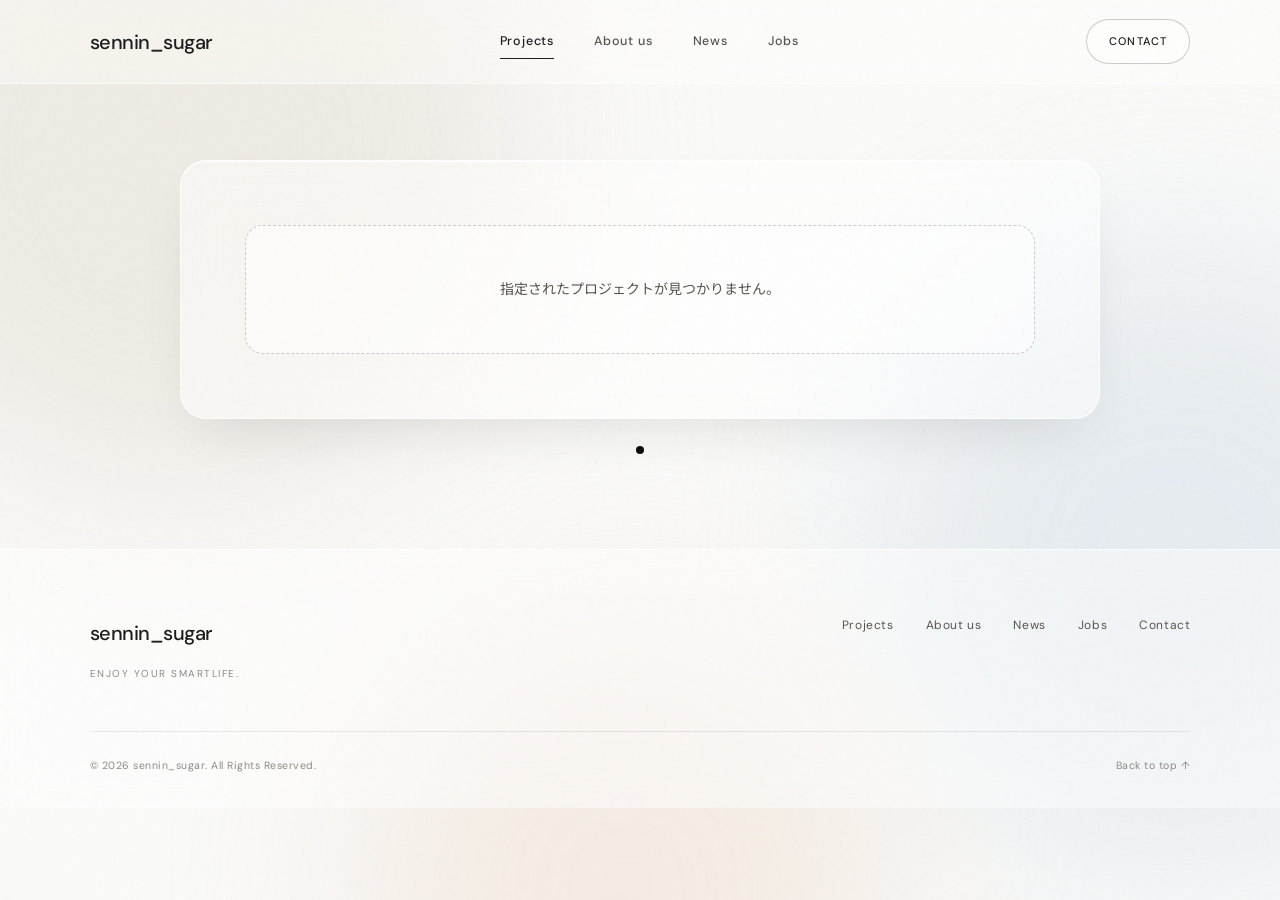
<file: project-detail.html>
<!DOCTYPE html>
<html lang="ja"><head><meta charset="UTF-8"><meta name="viewport" content="width=device-width, initial-scale=1.0"><meta name="theme-color" content="#fafaf9"><meta name="description" content="sennin_sugar official website"><title>Project detail | sennin_sugar</title>
<link rel="preconnect" href="https://fonts.googleapis.com"><link rel="preconnect" href="https://fonts.gstatic.com" crossorigin><link href="https://fonts.googleapis.com/css2?family=Cormorant+Garamond:ital,wght@0,400;1,400&family=DM+Sans:wght@300;400;500&family=Noto+Sans+JP:wght@300;400;500&display=swap" rel="stylesheet"><link rel="stylesheet" href="assets/css/style.css"></head><body id="top">

<div class="cursor-dot" id="cursorDot" aria-hidden="true"></div>
<header id="header">
 <a href="index.html" class="logo">sennin_sugar</a>
 <nav class="nav" id="nav">
  <a href="projects.html">Projects</a><a href="about.html">About us</a><a href="news.html">News</a><a href="jobs.html">Jobs</a>
 </nav>
 <div class="header-right"><a href="contact.html" class="header-contact">CONTACT</a>
  <button class="menu-btn" id="menuBtn" aria-label="メニューを開く" aria-expanded="false" aria-controls="nav"><span></span><span></span></button>
 </div>
</header>

<main><section class="page-content detail-page"><article class="detail-layout detail-panel" id="projectDetail"><div class="empty-state">読み込んでいます...</div></article></section></main>

<footer><div class="footer-top"><div><a href="index.html" class="footer-logo">sennin_sugar</a><p class="footer-caption">ENJOY YOUR SMARTLIFE.</p></div>
<nav class="footer-nav"><a href="projects.html">Projects</a><a href="about.html">About us</a><a href="news.html">News</a><a href="jobs.html">Jobs</a><a href="contact.html">Contact</a></nav></div>
<div class="footer-bottom"><span>© 2026 sennin_sugar. All Rights Reserved.</span><a href="#top">Back to top ↑</a></div></footer>

<script src="assets/js/common.js"></script><script src="assets/js/project-detail.js"></script></body></html>
</file>
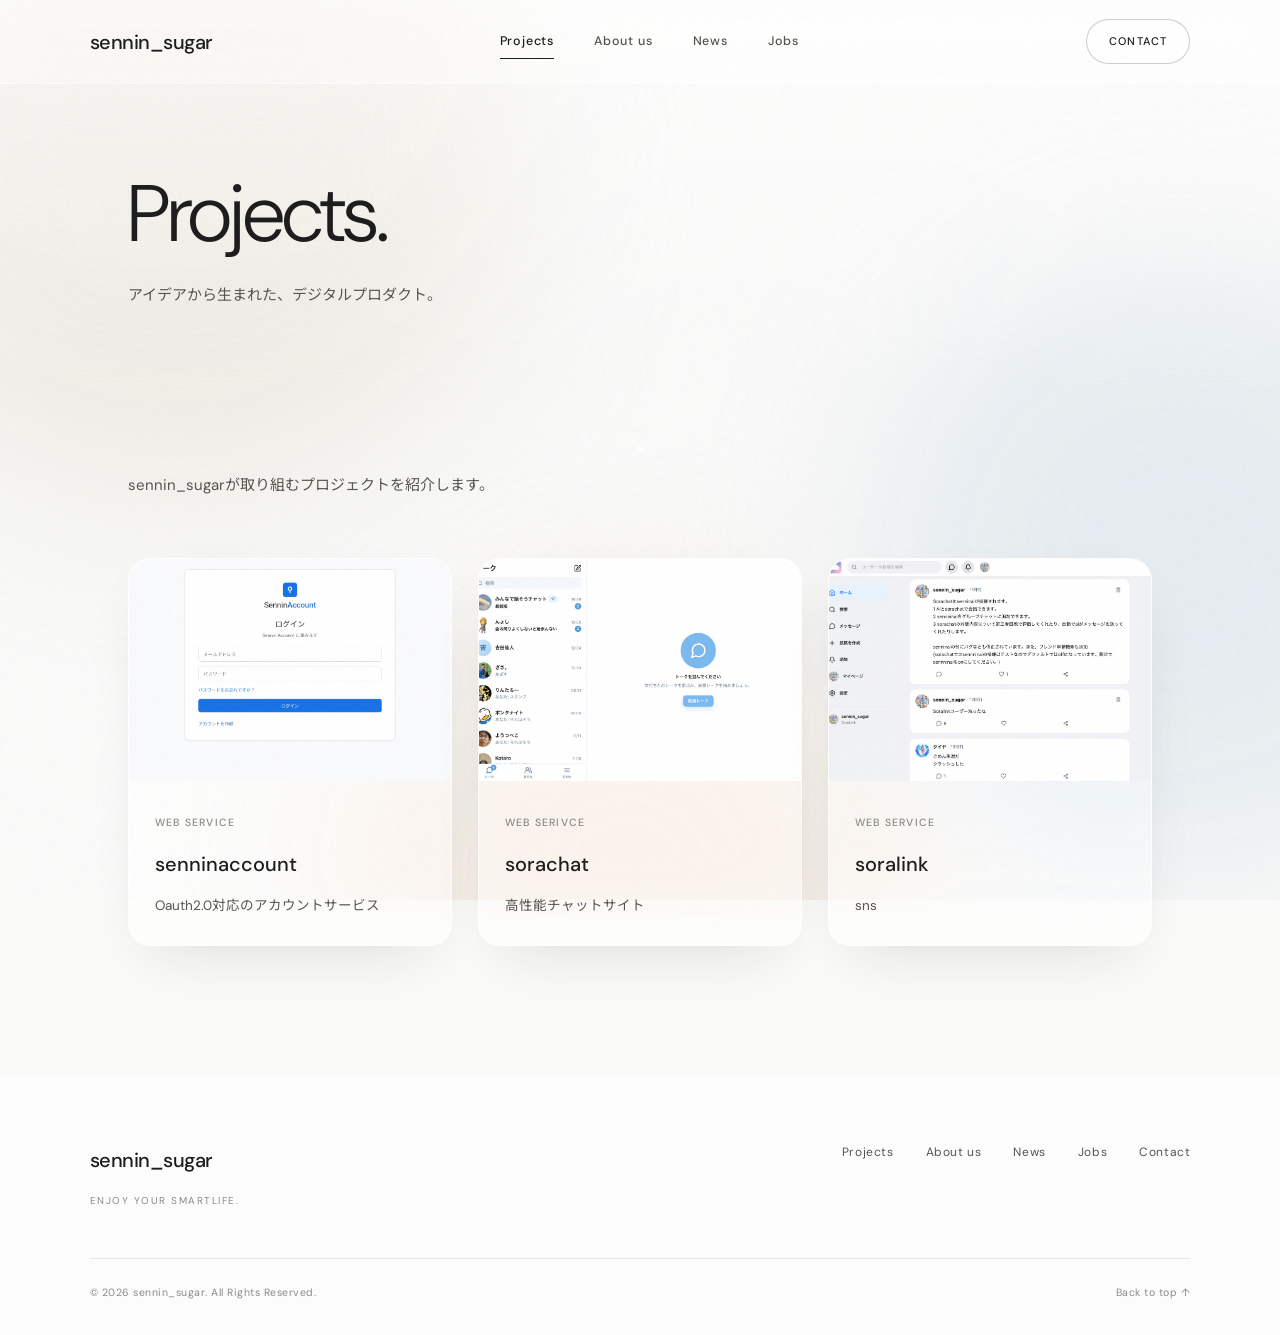
<file: projects.html>
<!DOCTYPE html>
<html lang="ja"><head><meta charset="UTF-8"><meta name="viewport" content="width=device-width, initial-scale=1.0"><meta name="theme-color" content="#fafaf9"><meta name="description" content="sennin_sugar official website"><title>Projects | sennin_sugar</title>
<link rel="preconnect" href="https://fonts.googleapis.com"><link rel="preconnect" href="https://fonts.gstatic.com" crossorigin><link href="https://fonts.googleapis.com/css2?family=Cormorant+Garamond:ital,wght@0,400;1,400&family=DM+Sans:wght@300;400;500&family=Noto+Sans+JP:wght@300;400;500&display=swap" rel="stylesheet"><link rel="stylesheet" href="assets/css/style.css"></head><body id="top">

<div class="cursor-dot" id="cursorDot" aria-hidden="true"></div>
<header id="header">
 <a href="index.html" class="logo">sennin_sugar</a>
 <nav class="nav" id="nav">
  <a href="projects.html">Projects</a><a href="about.html">About us</a><a href="news.html">News</a><a href="jobs.html">Jobs</a>
 </nav>
 <div class="header-right"><a href="contact.html" class="header-contact">CONTACT</a>
  <button class="menu-btn" id="menuBtn" aria-label="メニューを開く" aria-expanded="false" aria-controls="nav"><span></span><span></span></button>
 </div>
</header>

<main><section class="page-hero"><h1>Projects.</h1><p>アイデアから生まれた、デジタルプロダクト。</p></section>
<section class="page-content"><p class="page-intro">sennin_sugarが取り組むプロジェクトを紹介します。</p><div class="card-grid" id="projectGrid"><div class="empty-state">Projectsを読み込んでいます...</div></div></section></main>

<footer><div class="footer-top"><div><a href="index.html" class="footer-logo">sennin_sugar</a><p class="footer-caption">ENJOY YOUR SMARTLIFE.</p></div>
<nav class="footer-nav"><a href="projects.html">Projects</a><a href="about.html">About us</a><a href="news.html">News</a><a href="jobs.html">Jobs</a><a href="contact.html">Contact</a></nav></div>
<div class="footer-bottom"><span>© 2026 sennin_sugar. All Rights Reserved.</span><a href="#top">Back to top ↑</a></div></footer>
<script src="assets/js/common.js"></script><script src="assets/js/projects.js"></script></body></html>
</file>
<file: assets/css/style.css>
:root{
--bg-main:#fafaf9;--bg-sub:#f1f0ec;--surface:#fff;
--ink:#1c1c1c;--ink-muted:#55544f;--ink-light:#8a8984;
--border:rgba(28,28,28,.09);--border-strong:rgba(28,28,28,.22);
--glass:rgba(255,255,255,.52);--glass-strong:rgba(255,255,255,.8);--glass-line:rgba(255,255,255,.78);
--glass-shadow:0 1px 0 rgba(255,255,255,.9) inset,0 24px 60px -24px rgba(28,28,28,.14);
--font-sans:'DM Sans','Noto Sans JP',sans-serif;--font-serif:'Cormorant Garamond',serif;
--ease-out:cubic-bezier(.22,1,.36,1)
}
*{margin:0;padding:0;box-sizing:border-box}
html{scroll-behavior:smooth;scroll-padding-top:96px}
body{background:var(--bg-main);color:var(--ink);font-family:var(--font-sans);font-weight:400;font-size:15px;line-height:1.9;overflow-x:hidden;-webkit-font-smoothing:antialiased;animation:pageIn .9s var(--ease-out) both}
body.is-leaving{animation:pageOut .35s ease forwards}
body.menu-open{overflow:hidden}
@keyframes pageIn{from{opacity:0}to{opacity:1}}
@keyframes pageOut{to{opacity:0;transform:translateY(-8px)}}
body::before{content:"";position:fixed;inset:0;pointer-events:none;z-index:9999;opacity:.025;background-image:url("data:image/svg+xml,%3Csvg viewBox='0 0 200 200' xmlns='http://www.w3.org/2000/svg'%3E%3Cfilter id='n'%3E%3CfeTurbulence type='fractalNoise' baseFrequency='.8' numOctaves='3' stitchTiles='stitch'/%3E%3C/filter%3E%3Crect width='100%25' height='100%25' filter='url(%23n)'/%3E%3C/svg%3E")}
a{color:inherit;text-decoration:none}button{font:inherit}img{display:block;max-width:100%}::selection{background:var(--ink);color:var(--bg-main)}
:focus-visible{outline:2px solid var(--ink);outline-offset:4px;border-radius:4px}

/* 背景の光の層（ガラス感の下地） */
.ambient{position:fixed;inset:0;z-index:-1;overflow:hidden;pointer-events:none}
.ambient span{position:absolute;border-radius:50%;filter:blur(90px);opacity:.6;animation:drift 26s ease-in-out infinite alternate}
.ambient span:nth-child(1){width:55vw;height:55vw;left:-14vw;top:-16vw;background:#e6e1d6}
.ambient span:nth-child(2){width:48vw;height:48vw;right:-16vw;top:28vh;background:#d9e3ea;animation-duration:32s}
.ambient span:nth-child(3){width:42vw;height:42vw;left:28vw;bottom:-20vw;background:#f1e3d6;animation-duration:38s}
@keyframes drift{from{transform:translate3d(0,0,0) scale(1)}to{transform:translate3d(5vw,6vh,0) scale(1.12)}}
.progress{position:fixed;top:0;left:0;width:100%;height:2px;z-index:1100;transform:scaleX(0);transform-origin:0 50%;background:linear-gradient(90deg,#1c1c1c,#8a8984)}

@media(hover:hover) and (pointer:fine){.cursor-dot{position:fixed;top:0;left:0;width:8px;height:8px;background:#fff;border-radius:50%;pointer-events:none;z-index:10000;transition:width .3s var(--ease-out),height .3s var(--ease-out),opacity .3s;mix-blend-mode:difference}.cursor-dot.hovering{width:44px;height:44px;opacity:.85}}

/* ヘッダー */
header{position:fixed;z-index:1000;top:0;left:0;width:100%;height:84px;padding:0 7%;display:flex;align-items:center;justify-content:space-between;background:rgba(255,255,255,.4);backdrop-filter:blur(20px) saturate(160%);-webkit-backdrop-filter:blur(20px) saturate(160%);border-bottom:1px solid rgba(255,255,255,.55);transition:height .45s var(--ease-out),background .45s,border-color .45s,box-shadow .45s}
header.scrolled{height:68px;background:rgba(255,255,255,.72);border-bottom-color:var(--border);box-shadow:0 12px 30px -20px rgba(28,28,28,.28)}
.logo,.footer-logo{font-size:20px;font-weight:500;letter-spacing:-.5px;white-space:nowrap}
.nav{display:flex;align-items:center;gap:40px}
.nav a{position:relative;font-size:12.5px;font-weight:500;letter-spacing:.8px;color:var(--ink-muted);padding:6px 0;transition:color .3s}
.nav a:after{content:"";position:absolute;bottom:0;left:0;width:100%;height:1px;background:var(--ink);transform:scaleX(0);transform-origin:right;transition:transform .45s var(--ease-out)}
.nav a:hover,.nav a[aria-current="page"]{color:var(--ink)}
.nav a:hover:after,.nav a[aria-current="page"]:after{transform:scaleX(1);transform-origin:left}
.header-contact{font-size:11px;font-weight:500;letter-spacing:1.2px;padding:11px 22px;border:1px solid var(--border-strong);border-radius:999px;background:rgba(255,255,255,.5);transition:background .4s,color .4s,border-color .4s,transform .5s var(--ease-out)}
.header-contact:hover{background:var(--ink);color:#fff;border-color:var(--ink)}
.header-right{display:flex;align-items:center;gap:20px}
.menu-btn{display:none;width:42px;height:42px;border:0;background:transparent;cursor:pointer;align-items:center;justify-content:center;flex-direction:column;gap:6px;position:relative;z-index:1003}
.menu-btn span{display:block;width:22px;height:1px;background:var(--ink);transition:transform .35s var(--ease-out)}
.menu-btn.active span:first-child{transform:translateY(3.5px) rotate(45deg)}.menu-btn.active span:last-child{transform:translateY(-3.5px) rotate(-45deg)}

/* ヒーロー */
.hero{height:100vh;height:100svh;min-height:660px;position:relative;display:flex;justify-content:center;align-items:center;overflow:hidden;background:var(--bg-sub)}
.hero-bg{position:absolute;inset:0}
.hero-slide{position:absolute;inset:0;background-size:cover;background-position:center;opacity:0;transform:scale(1.03);filter:grayscale(20%) contrast(95%);transition:opacity 1.8s,transform 9s linear}
.hero-slide.active{opacity:1;transform:scale(1.09)}
.hero-bg:after{content:"";position:absolute;inset:0;background:radial-gradient(circle at center,rgba(250,250,249,.5) 0%,rgba(250,250,249,.86) 100%)}
.hero-content{position:relative;z-index:2;width:100%;max-width:1100px;padding:0 24px;text-align:center}
.hero-eyebrow{display:inline-block;font-size:11px;font-weight:500;letter-spacing:2.5px;text-transform:uppercase;color:var(--ink-muted);margin-bottom:20px;animation:appear 1.2s var(--ease-out) both}
.hero h1{font-size:clamp(54px,9.5vw,118px);font-weight:300;line-height:1.08;letter-spacing:-4px;color:var(--ink);animation:heroIn 1.6s .1s var(--ease-out) both}
.hero h1 em{font-family:var(--font-serif);font-style:italic;font-weight:400;letter-spacing:-1px}
.hero-description{margin-top:32px;font-size:14px;line-height:2.1;letter-spacing:.6px;color:var(--ink-muted);animation:appear 1.2s .25s var(--ease-out) both}
.hero-link{display:inline-flex;align-items:center;gap:16px;margin-top:42px;padding:15px 30px;border:1px solid var(--border-strong);border-radius:999px;background:rgba(255,255,255,.42);backdrop-filter:blur(14px);-webkit-backdrop-filter:blur(14px);font-size:11.5px;font-weight:500;letter-spacing:1.2px;color:var(--ink);animation:appear 1.2s .4s var(--ease-out) both;transition:all .5s var(--ease-out)}
.hero-link:hover{background:var(--ink);color:#fff;border-color:var(--ink);gap:24px}
.hero-bottom{position:absolute;z-index:2;left:7%;right:7%;bottom:36px;display:flex;align-items:center;justify-content:space-between}
.hero-scroll{display:flex;align-items:center;gap:14px;color:var(--ink-muted);font-size:9.5px;letter-spacing:2px}
.scroll-line{width:48px;height:1px;background:rgba(28,28,28,.2);position:relative;overflow:hidden}
.scroll-line:after{content:"";position:absolute;inset:0;background:var(--ink);animation:scroll 2.2s infinite var(--ease-out)}
@keyframes scroll{from{transform:translateX(-100%)}to{transform:translateX(100%)}}
.hero-pagination{display:flex;align-items:center;gap:10px}
.hero-dot{width:18px;height:2px;background:rgba(28,28,28,.22);border:0;cursor:pointer;transition:width .5s var(--ease-out),background .3s}
.hero-dot.active{width:38px;background:var(--ink)}
@keyframes appear{from{opacity:0;transform:translateY(20px)}to{opacity:1;transform:translateY(0)}}
@keyframes heroIn{from{opacity:0;transform:translateY(40px);filter:blur(12px)}to{opacity:1;transform:none;filter:none}}

/* マーキー（ホーム） */
.marquee{position:relative;overflow:hidden;padding:26px 0;border-block:1px solid var(--border);background:rgba(255,255,255,.35);backdrop-filter:blur(14px);-webkit-backdrop-filter:blur(14px)}
.marquee-track{display:flex;width:max-content;animation:marquee 34s linear infinite}
.marquee:hover .marquee-track{animation-play-state:paused}
.marquee-group{display:flex;flex-shrink:0}
.marquee-group span{font-family:var(--font-serif);font-style:italic;font-size:clamp(26px,3.4vw,42px);line-height:1.2;white-space:nowrap;padding-right:48px;color:var(--ink)}
.marquee-group span:after{content:"✦";font-family:var(--font-sans);font-style:normal;font-size:.42em;vertical-align:middle;margin-left:48px;color:var(--ink-light)}
@keyframes marquee{to{transform:translateX(-50%)}}

/* セクション共通 */
.section{padding:140px 10%;position:relative}
.section-header{margin-bottom:56px}
.section-label{display:inline-flex;align-items:center;gap:14px;font-size:10.5px;font-weight:500;letter-spacing:2.2px;text-transform:uppercase;color:var(--ink-muted);margin-bottom:14px}
.section-label:before{content:"";width:28px;height:1px;background:currentColor;transform:scaleX(1);transform-origin:left;transition:transform 1.1s var(--ease-out) .25s}
.reveal:not(.visible) .section-label:before{transform:scaleX(0)}
.section-title{font-size:clamp(34px,4.2vw,46px);font-weight:300;letter-spacing:-1px;line-height:1.2}

/* スクロール表示（方向違い） */
.reveal{opacity:0;transform:translateY(34px);filter:blur(6px);transition:opacity 1s var(--ease-out),transform 1.1s var(--ease-out),filter 1s var(--ease-out)}
.reveal.r-left{transform:translateX(-48px)}
.reveal.r-right{transform:translateX(48px)}
.reveal.r-zoom{transform:scale(.92)}
.reveal.visible{opacity:1;transform:none;filter:none}
.delay-1{transition-delay:.14s}.delay-2{transition-delay:.28s}.delay-3{transition-delay:.42s}

/* About / Projects（ホーム） */
.about,.projects{background:transparent}
.about-lead{max-width:880px;font-size:clamp(24px,3.2vw,36px);line-height:1.8;font-weight:300;letter-spacing:-.5px;color:var(--ink)}
.about-detail,.project-feature{display:grid;grid-template-columns:1.05fr .95fr;align-items:center;gap:80px;margin-top:80px}
.about-image,.project-image{position:relative;height:420px;overflow:hidden;border-radius:22px;background:var(--bg-sub);box-shadow:0 30px 70px -30px rgba(28,28,28,.25)}
.about-image img,.project-image img{width:100%;height:100%;object-fit:cover;transform:scale(1.2)}
[data-parallax]{will-change:transform}
.about-text h3,.project-text h3{font-family:var(--font-serif);font-style:italic;font-size:34px;font-weight:400;margin-bottom:26px;color:var(--ink);line-height:1.3}
.about-text p,.project-text p{color:var(--ink-muted);font-size:14.5px;line-height:2.2;margin-bottom:18px}
.project-text h3{margin-bottom:24px}

/* ガラス調のカード */
.developer{background:transparent;border-block:1px solid var(--border)}
.developer-card{position:relative;overflow:hidden;max-width:940px;padding:52px;border-radius:24px;background:var(--glass);backdrop-filter:blur(22px) saturate(150%);-webkit-backdrop-filter:blur(22px) saturate(150%);border:1px solid var(--glass-line);box-shadow:var(--glass-shadow);transition:transform .6s var(--ease-out)}
.developer-card:after{content:"";position:absolute;inset:0;pointer-events:none;opacity:0;transition:opacity .6s;background:radial-gradient(520px circle at var(--mx,50%) var(--my,0%),rgba(255,255,255,.75),transparent 45%)}
.developer-card:hover:after{opacity:1}
.developer-role{font-size:10.5px;font-weight:500;color:var(--ink-muted);letter-spacing:2px;margin-bottom:14px}
.developer-name{font-size:34px;font-weight:400;letter-spacing:-.6px;margin-bottom:22px}
.developer-info{max-width:680px;font-size:14.5px;line-height:2.1;color:var(--ink-muted)}
.developer-tags{display:flex;flex-wrap:wrap;gap:10px;margin-top:32px}
.developer-tags span{color:var(--ink-muted);font-size:11.5px;letter-spacing:.5px;padding:6px 16px;background:rgba(255,255,255,.6);border:1px solid var(--border);border-radius:999px;transition:border-color .3s,color .3s,background .3s}
.developer-tags span:hover{border-color:var(--ink);color:var(--ink);background:#fff}

.text-link{display:inline-flex;align-items:center;gap:14px;margin-top:20px;padding-bottom:10px;border-bottom:1px solid var(--ink);font-size:12px;font-weight:500;letter-spacing:1px;transition:gap .45s var(--ease-out),opacity .3s}
.text-link:hover{gap:24px;opacity:.75}

/* News（ホーム・一覧共通） */
.news{background:transparent;border-top:1px solid var(--border)}
.news-list{border-top:1px solid var(--border)}
.news-item{display:grid;grid-template-columns:130px 1fr 44px;align-items:center;gap:28px;padding:30px 4px;border-bottom:1px solid var(--border)}
.news-item:hover .news-content h3{transform:translateX(8px);color:#000}
.news-date{font-size:11.5px;letter-spacing:1px;color:var(--ink-light)}
.news-content{transition:transform .5s var(--ease-out)}
.news-content h3{font-size:16px;font-weight:500;line-height:1.75;color:var(--ink);transition:transform .5s var(--ease-out),color .3s}
.news-content p{font-size:13.5px;color:var(--ink-muted);line-height:1.9;margin-top:6px}
.news-arrow{width:44px;height:44px;border-radius:50%;display:grid;place-items:center;font-size:14px;color:var(--ink);background:var(--glass-strong);border:1px solid var(--glass-line);box-shadow:var(--glass-shadow);transition:background .45s var(--ease-out),color .45s,transform .45s var(--ease-out)}
.news-item:hover .news-arrow{background:var(--ink);color:#fff;transform:translate(2px,-2px)}

/* Jobs（ホーム） */
.jobs{background:transparent}
.jobs-inner{display:flex;align-items:flex-end;justify-content:space-between;gap:40px}
.jobs-title{font-size:clamp(44px,6.5vw,76px);font-weight:300;letter-spacing:-2px;line-height:1.12}
.jobs-title span{font-family:var(--font-serif);font-style:italic;font-weight:400}
.jobs-description{margin-top:26px;color:var(--ink-muted);font-size:14.5px;line-height:2.1}

.contact{text-align:center;padding:150px 10%;background:transparent}
.contact h2{font-size:clamp(46px,7vw,80px);font-weight:300;letter-spacing:-2px}
.contact p{margin:26px 0 42px;color:var(--ink-muted);font-size:14.5px;line-height:2.1}
.contact-mail{display:inline-flex;align-items:center;gap:16px;padding:16px 34px;border:1px solid var(--border-strong);border-radius:999px;background:var(--glass-strong);backdrop-filter:blur(14px);-webkit-backdrop-filter:blur(14px);font-size:15px;font-weight:500;letter-spacing:.3px;transition:all .5s var(--ease-out)}
.contact-mail:hover{background:var(--ink);color:#fff;border-color:var(--ink);gap:24px;box-shadow:0 14px 30px rgba(0,0,0,.12)}

footer{background:rgba(255,255,255,.45);backdrop-filter:blur(18px);-webkit-backdrop-filter:blur(18px);padding:64px 7% 32px;border-top:1px solid var(--glass-line)}
.footer-top{display:flex;justify-content:space-between;align-items:flex-start;gap:35px;padding-bottom:48px}
.footer-caption{font-size:10px;color:var(--ink-light);margin-top:12px;letter-spacing:1.5px}
.footer-nav{display:flex;flex-wrap:wrap;gap:32px}
.footer-nav a{font-size:12px;letter-spacing:.6px;color:var(--ink-muted);transition:color .25s}
.footer-nav a:hover{color:var(--ink)}
.footer-bottom{display:flex;justify-content:space-between;align-items:center;gap:20px;padding-top:24px;border-top:1px solid var(--border);color:var(--ink-light);font-size:10.5px;letter-spacing:.5px}
.footer-bottom a:hover{color:var(--ink)}

/* 下層ページ */
.page-hero{padding:170px 10% 80px;background:linear-gradient(180deg,rgba(255,255,255,.55),rgba(255,255,255,0));min-height:340px}
.page-hero h1{font-size:clamp(44px,7vw,80px);font-weight:300;letter-spacing:-2px;line-height:1.1;animation:heroIn 1.2s var(--ease-out) both}
.page-hero p{margin-top:22px;color:var(--ink-muted);font-size:15px;line-height:2}
.page-content{padding:80px 10% 130px;min-height:40vh}
.page-intro{max-width:760px;color:var(--ink-muted);font-size:15px;line-height:2.1;margin-bottom:56px}
.card-grid{display:grid;grid-template-columns:repeat(3,minmax(0,1fr));gap:26px}
.content-card{display:block;overflow:hidden;border-radius:22px;background:var(--glass);backdrop-filter:blur(22px) saturate(150%);-webkit-backdrop-filter:blur(22px) saturate(150%);border:1px solid var(--glass-line);box-shadow:var(--glass-shadow);transition:transform .5s var(--ease-out),box-shadow .5s}
.content-card:hover{transform:translateY(-6px);box-shadow:0 30px 60px -28px rgba(28,28,28,.3)}
.content-card img{width:100%;aspect-ratio:1.45;object-fit:cover;background:var(--bg-sub)}
.content-card-body{padding:26px}
.content-card small{font-size:10.5px;font-weight:500;letter-spacing:1.2px;color:var(--ink-light)}
.content-card h2{font-size:20px;font-weight:500;margin:10px 0}
.content-card p{font-size:13.5px;line-height:1.9;color:var(--ink-muted)}

.job-list{display:grid;gap:20px}
.job-card{display:flex;justify-content:space-between;align-items:center;gap:28px;padding:36px 40px;border-radius:22px;background:var(--glass);backdrop-filter:blur(22px) saturate(150%);-webkit-backdrop-filter:blur(22px) saturate(150%);border:1px solid var(--glass-line);box-shadow:var(--glass-shadow);transition:transform .6s var(--ease-out),background .5s,box-shadow .5s}
.job-card:hover{background:var(--glass-strong);box-shadow:0 30px 60px -28px rgba(28,28,28,.25)}
.job-main{min-width:0}
.job-card h2{font-size:22px;font-weight:500;letter-spacing:-.3px;line-height:1.5;margin:4px 0 8px}
.job-card p{font-size:13.5px;color:var(--ink-muted);line-height:1.9}
.job-tags{display:flex;flex-wrap:wrap;gap:8px}
.job-tag{font-size:11px;letter-spacing:.4px;padding:4px 12px;border-radius:999px;border:1px solid var(--border);background:rgba(255,255,255,.7);color:var(--ink-muted)}
.job-tag.open{background:var(--ink);color:#fff;border-color:var(--ink)}
.job-arrow{flex-shrink:0;width:52px;height:52px;border-radius:50%;display:grid;place-items:center;border:1px solid var(--border-strong);transition:background .45s var(--ease-out),color .45s,border-color .45s,transform .45s var(--ease-out)}
.job-card:hover .job-arrow{background:var(--ink);color:#fff;border-color:var(--ink);transform:translateX(4px)}

.detail-page{padding-top:160px}
.detail-layout{max-width:920px;margin:0 auto}
.detail-panel{padding:clamp(28px,5vw,64px);border-radius:26px;background:var(--glass);backdrop-filter:blur(24px) saturate(150%);-webkit-backdrop-filter:blur(24px) saturate(150%);border:1px solid var(--glass-line);box-shadow:var(--glass-shadow)}
.detail-image{width:100%;max-height:520px;aspect-ratio:16/9;object-fit:cover;border-radius:16px;background:var(--bg-sub);margin-bottom:40px}
.detail-meta{font-size:12px;letter-spacing:1px;color:var(--ink-light);margin-bottom:14px}
.detail-title{font-size:clamp(28px,4.6vw,44px);font-weight:400;line-height:1.4;letter-spacing:-.5px;margin-bottom:32px}
.detail-lead{font-size:16px;line-height:2;color:var(--ink);margin-bottom:36px}
.detail-body{font-size:15px;line-height:2.2;color:var(--ink-muted)}
.detail-body p{margin-bottom:22px}
.detail-sub{font-size:18px;font-weight:500;margin:52px 0 18px}
.requirements{list-style:none;display:grid;gap:12px}
.requirements li{position:relative;padding-left:24px;color:var(--ink-muted);line-height:1.9}
.requirements li:before{content:"";position:absolute;left:0;top:.95em;width:12px;height:1px;background:var(--ink)}
.apply-box{margin-top:52px;text-align:center}
.back-link{display:inline-flex;gap:12px;align-items:center;margin-top:52px;padding-bottom:8px;border-bottom:1px solid var(--ink);font-size:13px;font-weight:500;transition:gap .45s var(--ease-out)}
.back-link:hover{gap:20px}
.empty-state{padding:50px 20px;text-align:center;color:var(--ink-muted);border:1px dashed var(--border-strong);border-radius:18px;background:var(--glass);font-size:14px}

/* 動きを抑える設定 */
@media(prefers-reduced-motion:reduce){*,*:before,*:after{animation-duration:.01ms!important;animation-iteration-count:1!important;transition-duration:.01ms!important;scroll-behavior:auto!important}.cursor-dot{display:none!important}.reveal{opacity:1;transform:none;filter:none}.ambient span{animation:none}.marquee-track{animation:none}}

@media(max-width:850px){
header{height:70px;padding:0 6%;background:rgba(250,250,249,.97);backdrop-filter:none;-webkit-backdrop-filter:none}
header.scrolled{height:64px;background:rgba(250,250,249,.98)}
.header-contact{display:none}
.menu-btn{display:flex}
.nav{position:fixed;top:70px;left:0;right:0;height:calc(100vh - 70px);height:calc(100dvh - 70px);background:rgba(250,250,249,.98);backdrop-filter:blur(20px);-webkit-backdrop-filter:blur(20px);display:flex;flex-direction:column;justify-content:center;align-items:center;gap:34px;opacity:0;visibility:hidden;pointer-events:none;transform:translateY(-10px);transition:opacity .4s,transform .45s var(--ease-out),visibility .4s;z-index:1001}
.nav.open{opacity:1;visibility:visible;pointer-events:auto;transform:none}
.nav a{font-size:24px;font-weight:300}
.section{padding:100px 7%}
.about-detail,.project-feature{grid-template-columns:1fr;gap:44px;margin-top:50px}
.about-image,.project-image{height:320px}
.developer-card{padding:34px 24px}
.developer-name{font-size:28px}
.jobs-inner{align-items:flex-start;flex-direction:column;gap:32px}
.footer-top{flex-direction:column}
.page-hero{padding:140px 7% 70px}
.page-content{padding:70px 7% 100px}
.card-grid{grid-template-columns:repeat(2,minmax(0,1fr))}
.job-card{padding:28px 24px}
.detail-page{padding-top:140px}
}
@media(max-width:520px){
.hero{min-height:600px}
.hero h1{font-size:52px;letter-spacing:-2px}
.hero-description{font-size:13px}
.hero-bottom{left:6%;right:6%;bottom:24px}
.section{padding:86px 6%}
.news-item{grid-template-columns:1fr 36px;gap:8px 12px;padding:24px 2px}
.news-date,.news-content{grid-column:1}
.news-arrow{grid-column:2;grid-row:1/3;width:36px;height:36px}
.contact{padding:110px 6%}
.contact-mail{font-size:13px;padding:14px 26px}
.footer-nav{gap:20px}
.footer-bottom{flex-direction:column;align-items:flex-start}
.card-grid{grid-template-columns:1fr}
.page-hero{padding:124px 6% 60px}
.page-content{padding:60px 6% 85px}
.detail-page{padding-top:124px}
.detail-panel{padding:26px 20px;border-radius:20px}
.job-card{grid-template-columns:1fr;flex-direction:column;align-items:flex-start}
.job-arrow{display:none}
.marquee-group span{padding-right:32px}
}
</file>
